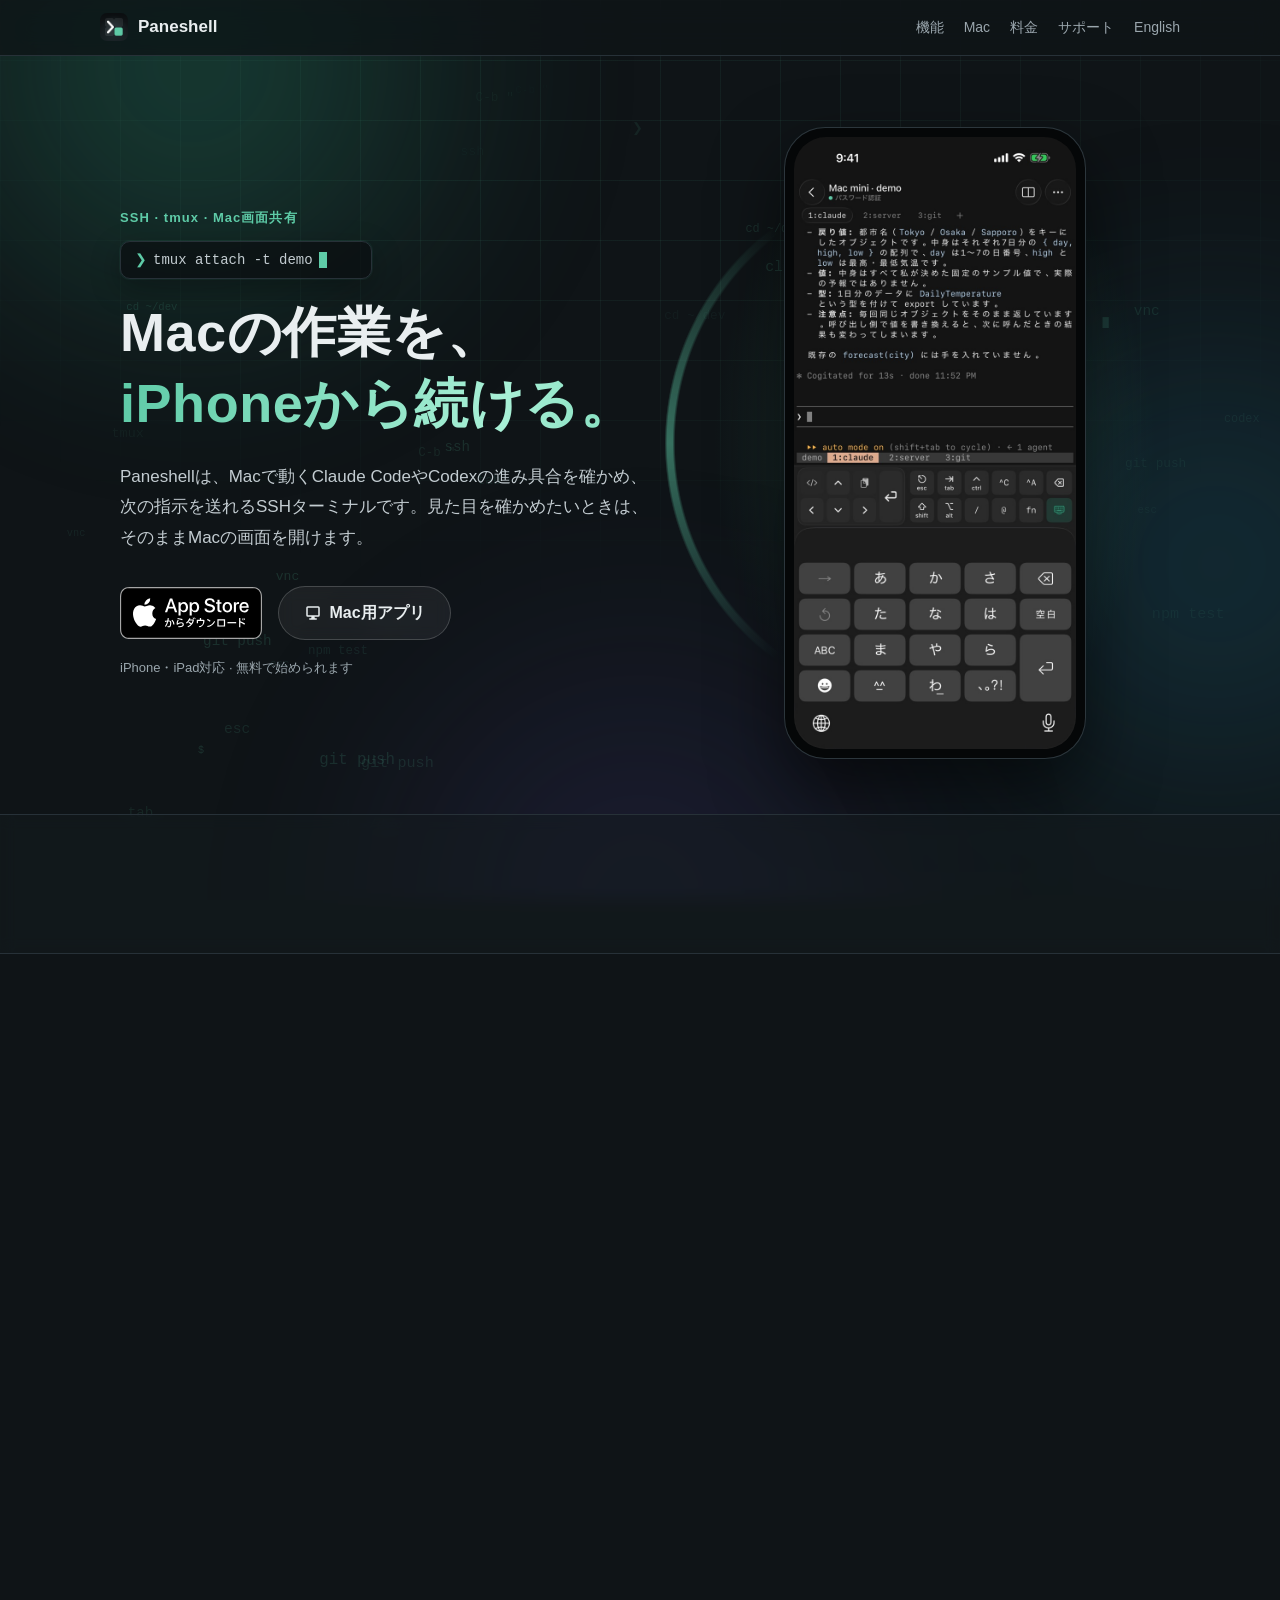
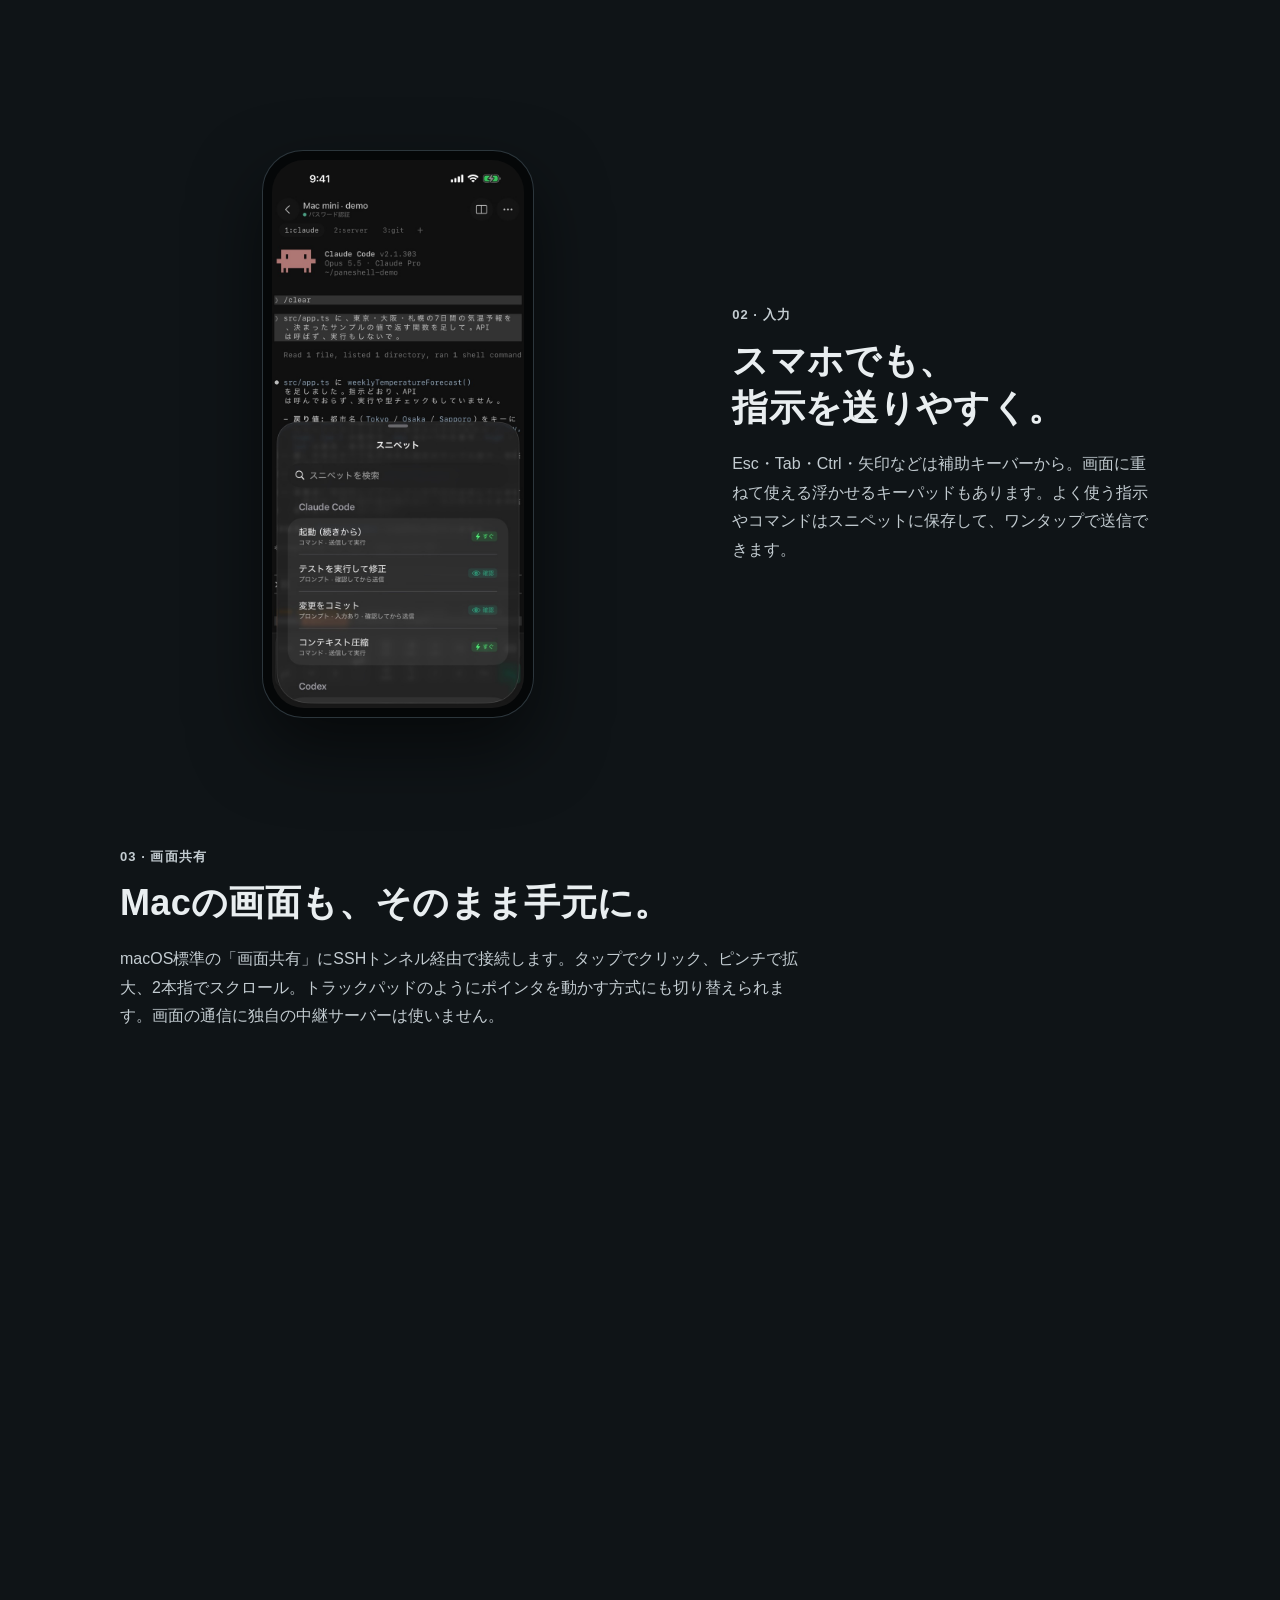
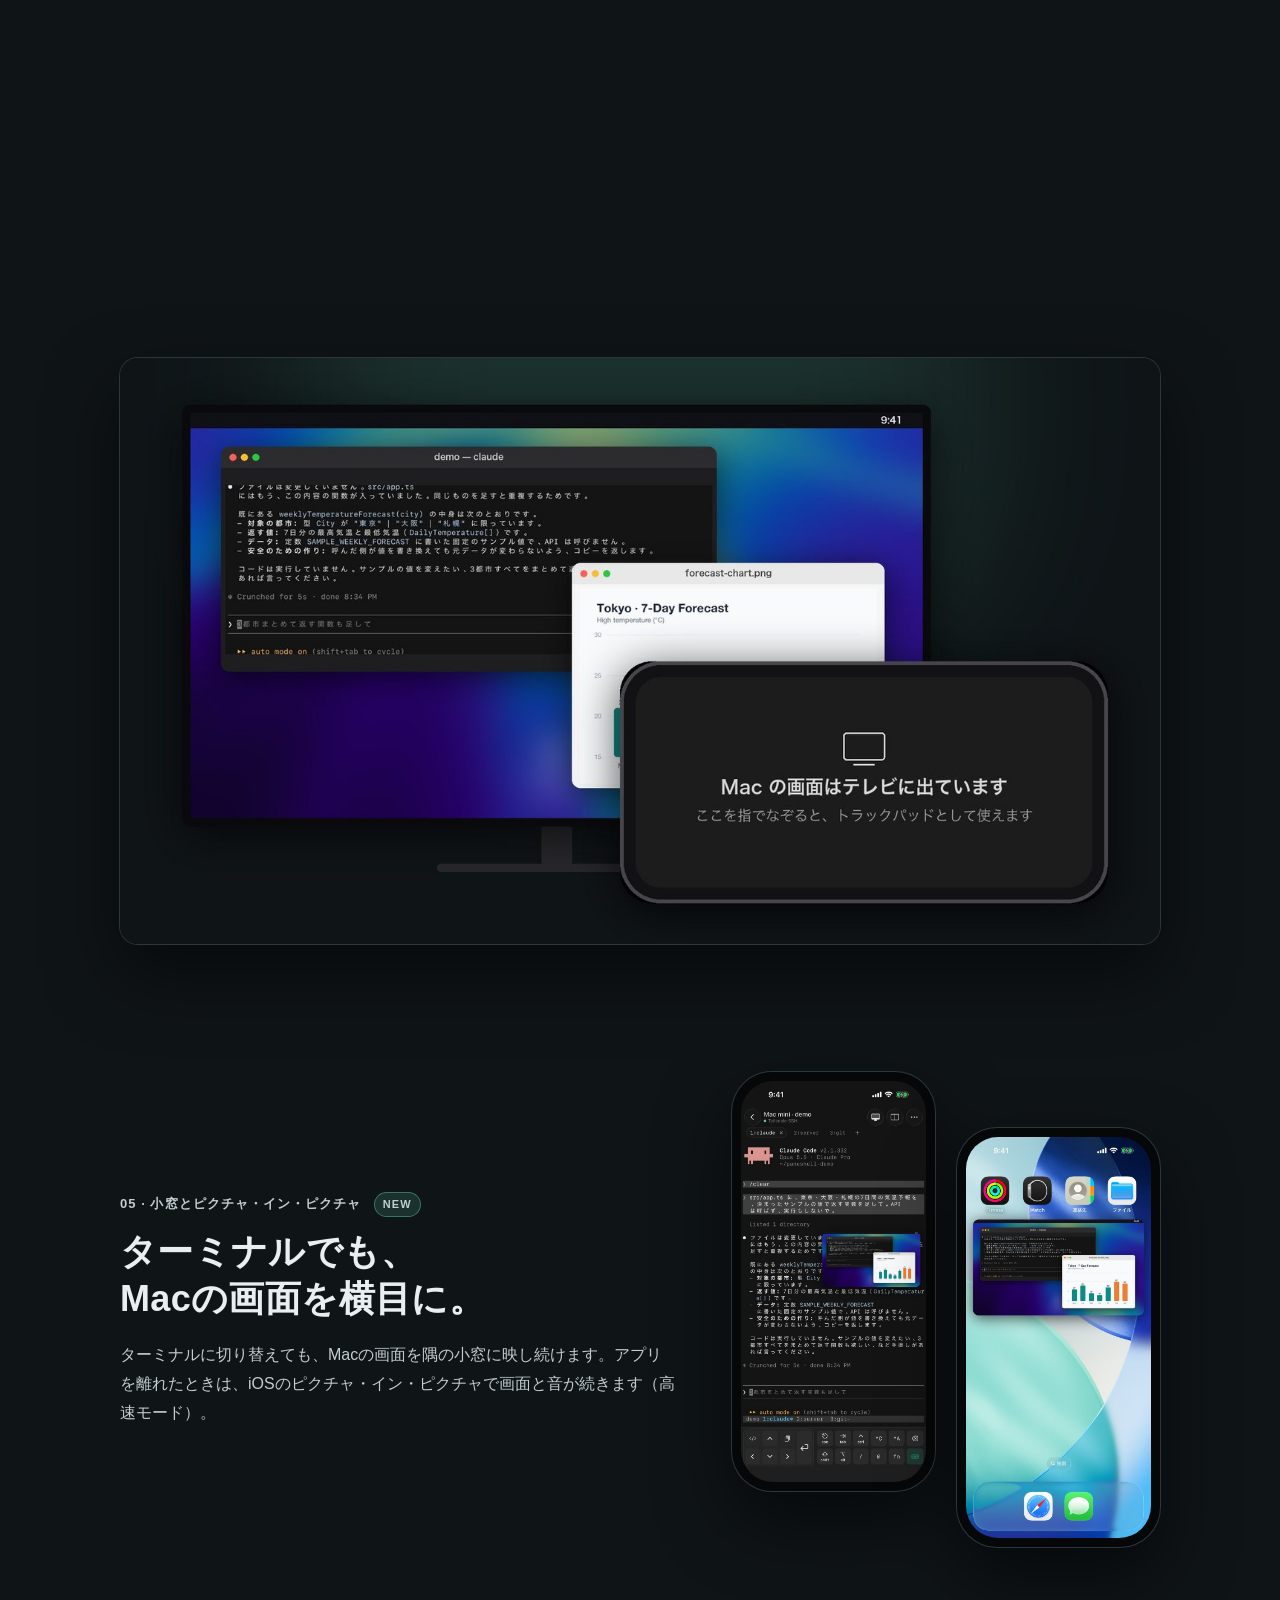
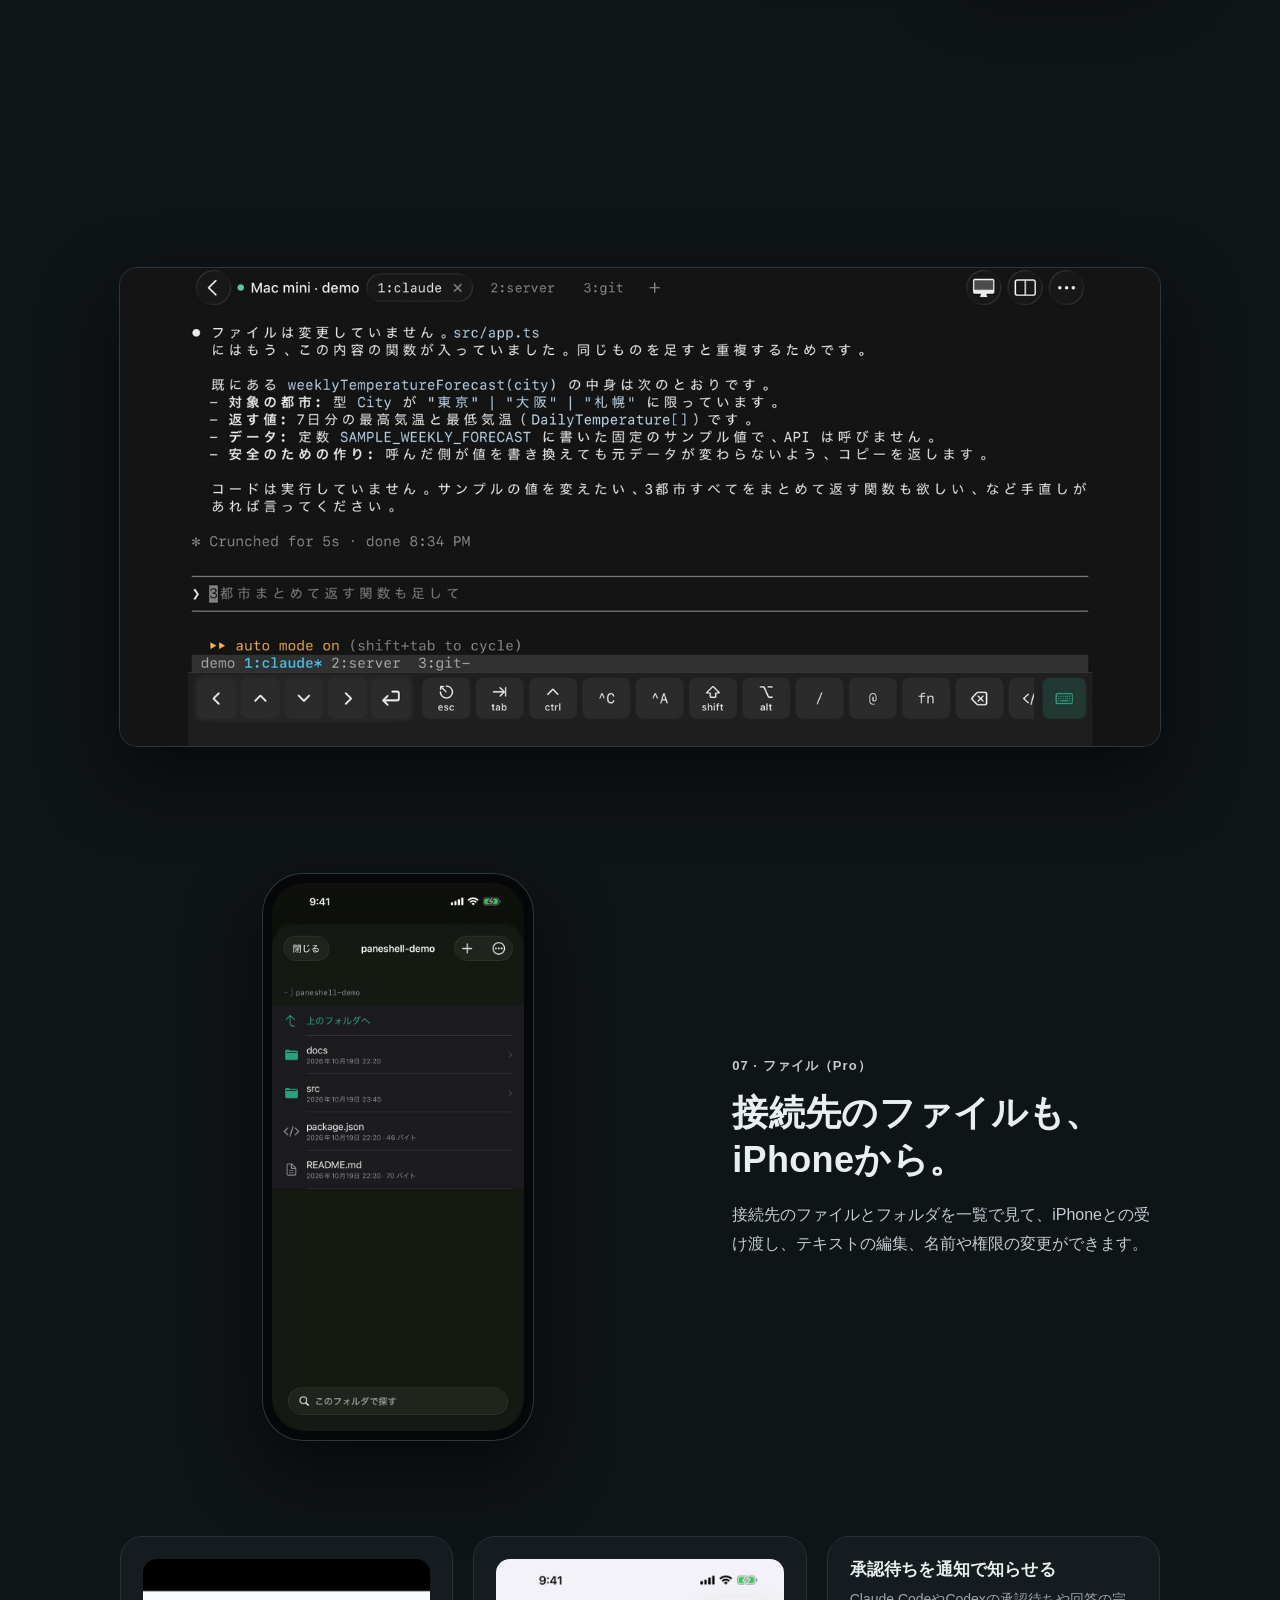
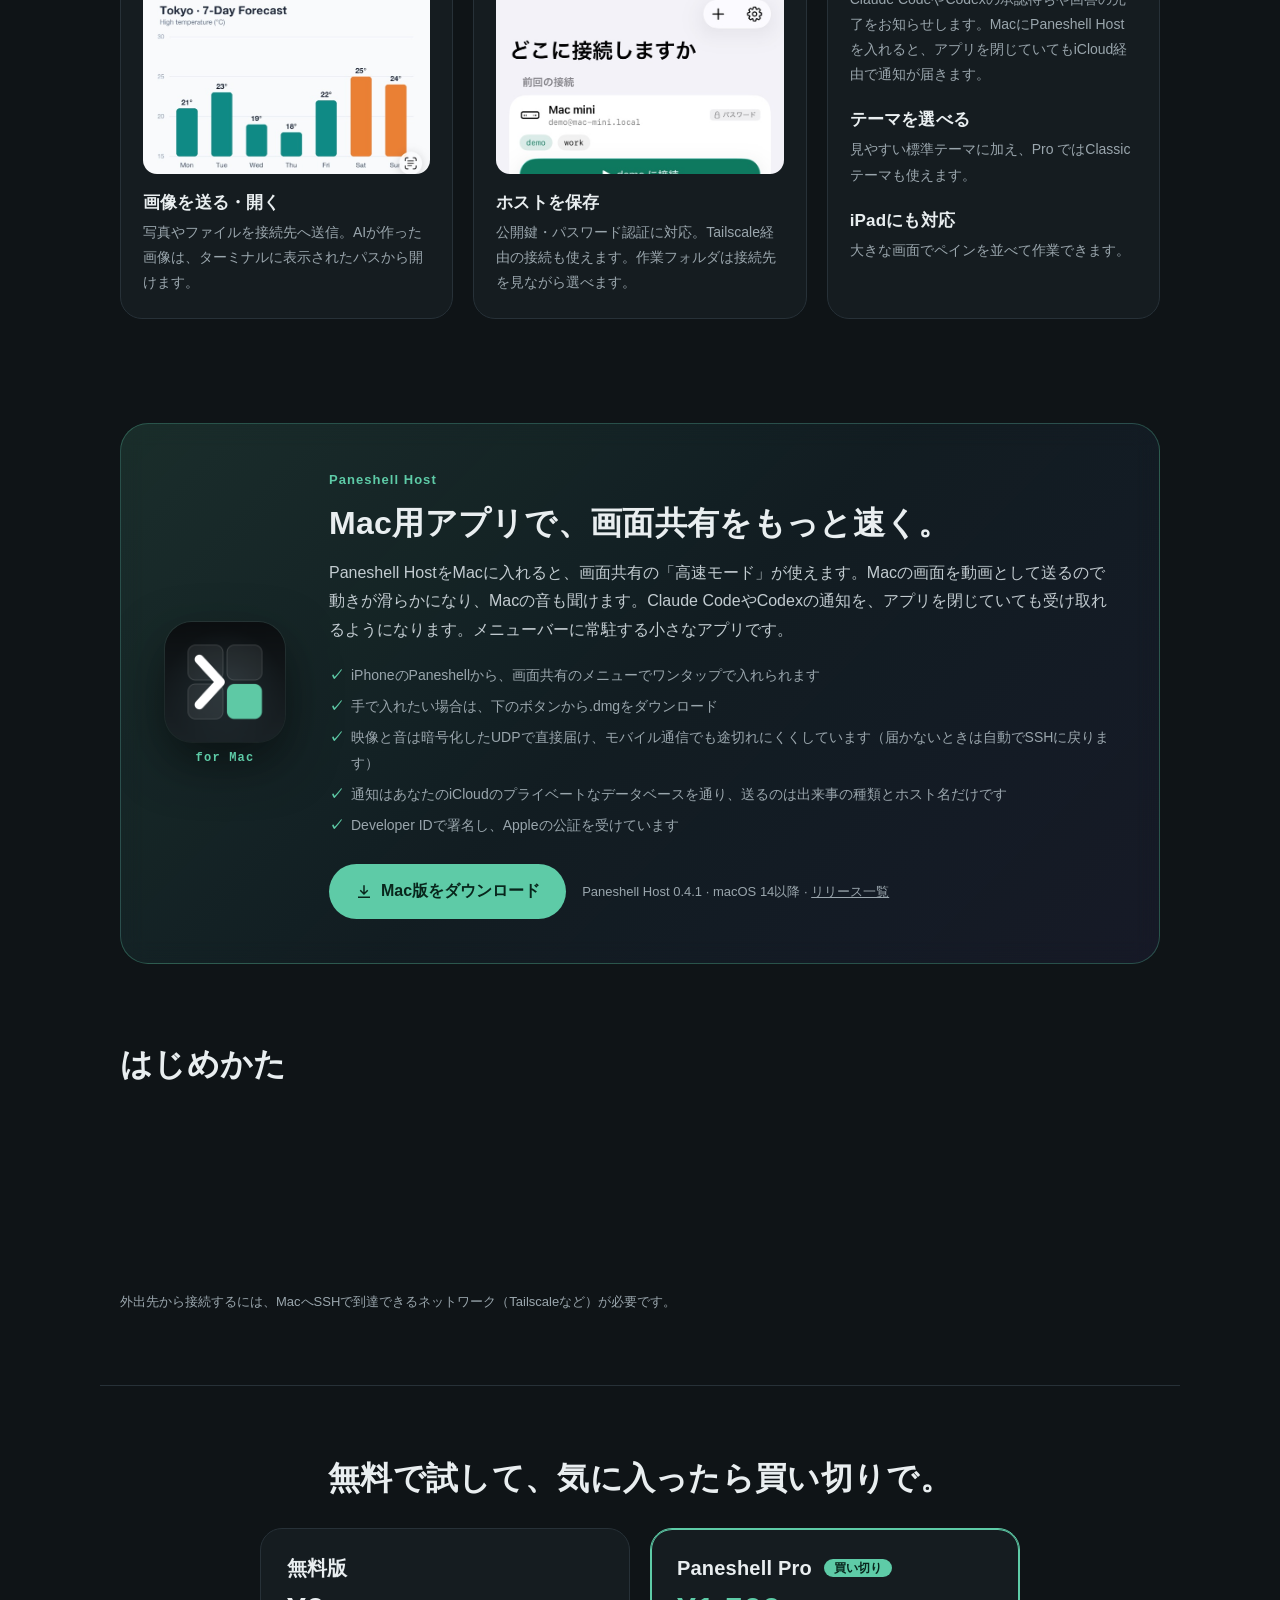
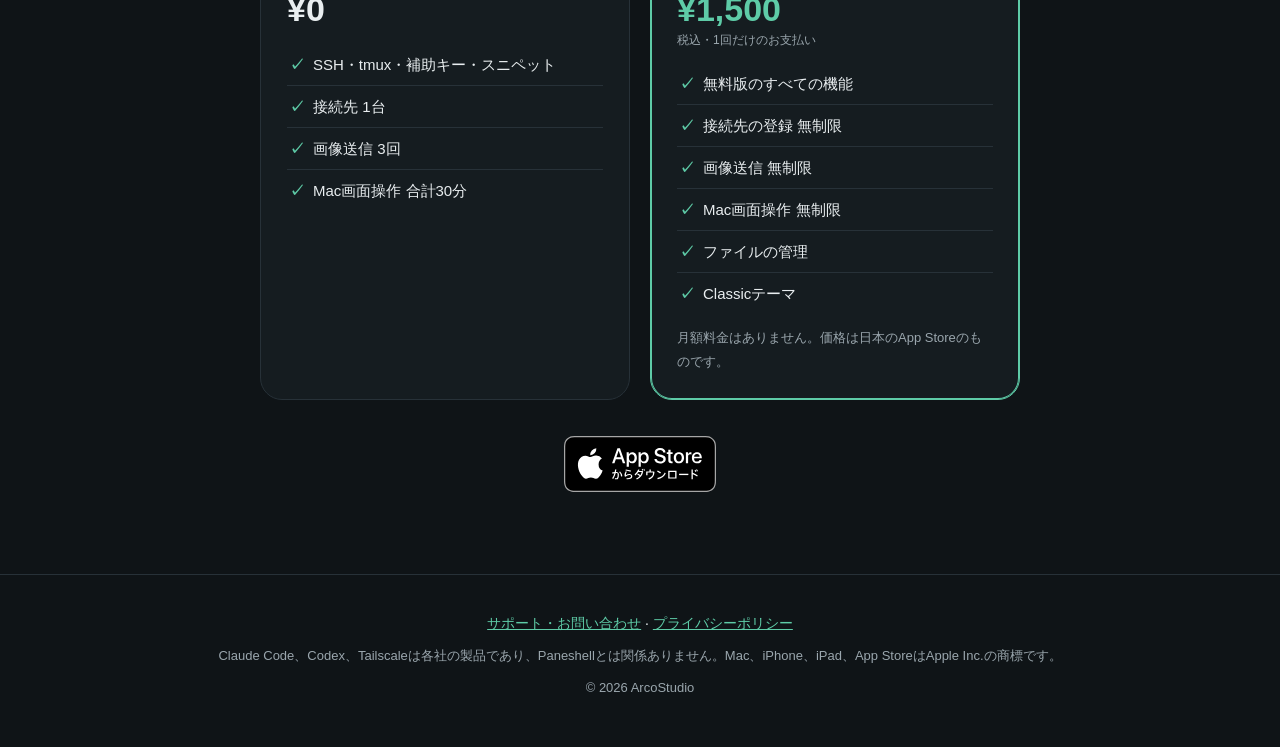
<file: index.html>
<!doctype html>
<html lang="ja">
<head>
<meta charset="utf-8">
<meta name="viewport" content="width=device-width, initial-scale=1">
<title>Paneshell — iPhoneからMacの作業を続けるSSHターミナル</title>
<meta name="description" content="Paneshellは、Macで動くClaude CodeやCodexにiPhone・iPadから指示を送れるSSHターミナルです。tmuxのセッションに戻り、必要ならそのままMacの画面も操作できます。">
<meta property="og:title" content="Paneshell — iPhoneからMacの作業を続ける">
<meta property="og:description" content="tmuxとMac画面共有に対応したiPhone・iPad向けSSHターミナル。">
<meta property="og:type" content="website">
<meta property="og:url" content="https://arco-studio.github.io/paneshell/">
<meta property="og:image" content="https://arco-studio.github.io/paneshell/assets/icon.png">
<meta name="twitter:card" content="summary">
<meta name="theme-color" content="#0f1417">
<meta name="apple-itunes-app" content="app-id=6824497575">
<link rel="alternate" hreflang="ja" href="https://arco-studio.github.io/paneshell/">
<link rel="alternate" hreflang="en" href="https://arco-studio.github.io/paneshell/en/">
<link rel="icon" href="assets/icon.png">
<link rel="apple-touch-icon" href="apple-touch-icon.png">
<link rel="stylesheet" href="lp.css">
<script>document.documentElement.classList.add("js")</script>
</head>
<body>
<div class="bg" aria-hidden="true">
  <div class="blob b1"></div><div class="blob b2"></div><div class="blob b3"></div>
  <div class="grid-bg"></div>
  <canvas id="glyphs"></canvas>
</div>

<nav class="top">
  <a class="brand" href="./"><img src="assets/icon.png" alt="" width="28" height="28">Paneshell</a>
  <div class="top-links">
    <a href="#features">機能</a>
    <a href="#mac">Mac</a>
    <a href="#pricing">料金</a>
    <a href="support/">サポート</a>
    <a href="en/" lang="en" hreflang="en">English</a>
  </div>
</nav>

<header class="hero">
  <div class="hero-text">
    <p class="eyebrow">SSH · tmux · Mac画面共有</p>
    <div class="typing" aria-hidden="true" data-lines='tmux attach -t demo|claude "天気予報の画面を作って"|git status|codex "テストを直して"|open ~/.paneshell/images/forecast.png'><span class="prompt">❯</span> <span id="typed"></span><span class="caret"></span></div>
    <h1>Macの作業を、<br><span>iPhoneから続ける。</span></h1>
    <p class="lead">Paneshellは、Macで動くClaude CodeやCodexの進み具合を確かめ、次の指示を送れるSSHターミナルです。見た目を確かめたいときは、そのままMacの画面を開けます。</p>
    <div class="cta">
      <a class="badge" href="https://apps.apple.com/jp/app/paneshell-ssh-terminal/id6824497575"><img src="assets/badge-ja-jp.svg" alt="App Storeからダウンロード" height="52"></a>
      <a class="btn ghost" href="#mac"><svg class="ico" viewBox="0 0 24 24" aria-hidden="true"><path d="M3 5a2 2 0 0 1 2-2h14a2 2 0 0 1 2 2v10a2 2 0 0 1-2 2h-5l.5 2H17v2H7v-2h2.5l.5-2H5a2 2 0 0 1-2-2V5zm2 0v10h14V5H5z"/></svg>Mac用アプリ</a>
      <span class="cta-note">iPhone・iPad対応 · 無料で始められます</span>
    </div>
  </div>
  <div class="hero-shot" id="tilt">
    <div class="ring"></div>
    <figure class="phone"><img src="assets/1-claude.jpg" alt="PaneshellでClaude Codeの出力を表示している画面" width="660" height="1434"></figure>
  </div>
</header>

<section class="flow">
  <ol>
    <li class="reveal"><b>Macで依頼</b><span>Claude CodeやCodexをtmuxの中で動かしておく</span></li>
    <li class="reveal"><b>外出先で確認</b><span>iPhoneからセッションに戻り、進み具合を見る</span></li>
    <li class="reveal"><b>次の指示を送る</b><span>補助キーやスニペットで、スマホからでも素早く</span></li>
    <li class="reveal"><b>画面で確かめる</b><span>出来上がったアプリはMacの画面を開いて確認</span></li>
  </ol>
</section>

<main id="features">
  <section class="feature">
    <div class="reveal feature-text">
      <p class="eyebrow">01 · tmux</p>
      <h2>離れても、作業はそのまま。</h2>
      <p>MacやLinuxにSSHで接続し、指定したtmuxセッションへ戻れます。ウインドウはタブで切り替え、ペインの分割やサイズの調整も画面から。通信が途切れても、接続先で動き続けている作業に再接続できます。</p>
    </div>
    <figure class="reveal phone"><img src="assets/3-split.jpg" alt="tmuxのペインの大きさを調整している画面" loading="lazy" width="660" height="1434"></figure>
  </section>

  <section class="feature reverse">
    <div class="reveal feature-text">
      <p class="eyebrow">02 · 入力</p>
      <h2>スマホでも、<span>指示を送りやすく。</span></h2>
      <p>Esc・Tab・Ctrl・矢印などは補助キーバーから。画面に重ねて使える浮かせるキーパッドもあります。よく使う指示やコマンドはスニペットに保存して、ワンタップで送信できます。</p>
    </div>
    <figure class="reveal phone"><img src="assets/4-snippets.jpg" alt="保存したスニペットの一覧" loading="lazy" width="660" height="1434"></figure>
  </section>

  <section class="feature wide">
    <div class="reveal feature-text">
      <p class="eyebrow">03 · 画面共有</p>
      <h2>Macの画面も、そのまま手元に。</h2>
      <p>macOS標準の「画面共有」にSSHトンネル経由で接続します。タップでクリック、ピンチで拡大、2本指でスクロール。トラックパッドのようにポインタを動かす方式にも切り替えられます。画面の通信に独自の中継サーバーは使いません。</p>
    </div>
    <figure class="reveal mac"><img src="assets/mac-screen.jpg" alt="iPhoneに表示したMacのデスクトップ" loading="lazy" width="1100" height="608"></figure>
  </section>

  <section class="feature wide">
    <div class="reveal feature-text">
      <p class="eyebrow">04 · テレビ <span class="new">NEW</span></p>
      <h2>Macの画面を、<span>テレビに大きく。</span></h2>
      <p>画面共有中にAirPlayやケーブルでテレビにつなぐと、テレビにはMacの画面だけを大きく映します。iPhoneはトラックパッドになり、Macの解像度もテレビの形に合わせます。</p>
    </div>
    <figure class="reveal mac"><img src="assets/f-tv.jpg" alt="テレビにMacの画面を映し、iPhoneをトラックパッドにしたイメージ" loading="lazy" width="1400" height="788"></figure>
  </section>

  <section class="feature">
    <div class="reveal feature-text">
      <p class="eyebrow">05 · 小窓とピクチャ・イン・ピクチャ <span class="new">NEW</span></p>
      <h2>ターミナルでも、<span>Macの画面を横目に。</span></h2>
      <p>ターミナルに切り替えても、Macの画面を隅の小窓に映し続けます。アプリを離れたときは、iOSのピクチャ・イン・ピクチャで画面と音が続きます（高速モード）。</p>
    </div>
    <div class="reveal phones">
      <figure class="phone"><img src="assets/f-mini.jpg" alt="ターミナルの隅にMacの画面を小窓で表示した画面" loading="lazy" width="660" height="1434"></figure>
      <figure class="phone"><img src="assets/f-pip.jpg" alt="ホーム画面の上にMacの画面をピクチャ・イン・ピクチャで表示した画面" loading="lazy" width="660" height="1434"></figure>
    </div>
  </section>

  <section class="feature wide">
    <div class="reveal feature-text">
      <p class="eyebrow">06 · 横向き <span class="new">NEW</span></p>
      <h2>横向きに固定して、<span>広く使う。</span></h2>
      <p>ターミナルと画面共有のメニューから、画面を横向きに固定できます。キーの段はキーボードに付いたまま、ダイナミックアイランドにも隠れません。</p>
    </div>
    <figure class="reveal mac"><img src="assets/f-landscape.jpg" alt="横向きに固定したターミナルでClaude Codeの出力を表示した画面" loading="lazy" width="1400" height="644"></figure>
  </section>

  <section class="feature reverse">
    <div class="reveal feature-text">
      <p class="eyebrow">07 · ファイル（Pro）</p>
      <h2>接続先のファイルも、<span>iPhoneから。</span></h2>
      <p>接続先のファイルとフォルダを一覧で見て、iPhoneとの受け渡し、テキストの編集、名前や権限の変更ができます。</p>
    </div>
    <figure class="reveal phone"><img src="assets/f-files.jpg" alt="接続先のファイルとフォルダの一覧" loading="lazy" width="660" height="1434"></figure>
  </section>

  <section class="grid">
    <div class="reveal card">
      <img src="assets/5-image.jpg" alt="ターミナルから生成画像を開いた画面" style="object-position: center 45%" loading="lazy" width="660" height="1434">
      <h3>画像を送る・開く</h3>
      <p>写真やファイルを接続先へ送信。AIが作った画像は、ターミナルに表示されたパスから開けます。</p>
    </div>
    <div class="reveal card">
      <img src="assets/2-hosts.jpg" alt="保存したホストの一覧" loading="lazy" width="660" height="1434">
      <h3>ホストを保存</h3>
      <p>公開鍵・パスワード認証に対応。Tailscale経由の接続も使えます。作業フォルダは接続先を見ながら選べます。</p>
    </div>
    <div class="reveal card text-only">
      <h3>承認待ちを通知で知らせる</h3>
      <p>Claude CodeやCodexの承認待ちや回答の完了をお知らせします。MacにPaneshell Hostを入れると、アプリを閉じていてもiCloud経由で通知が届きます。</p>
      <h3>テーマを選べる</h3>
      <p>見やすい標準テーマに加え、Pro ではClassicテーマも使えます。</p>
      <h3>iPadにも対応</h3>
      <p>大きな画面でペインを並べて作業できます。</p>
    </div>
  </section>
</main>

<section class="macapp" id="mac">
  <div class="reveal macapp-card">
    <div class="macapp-icon"><img src="assets/icon.png" alt="" width="96" height="96"><span>for Mac</span></div>
    <div class="macapp-text">
      <p class="eyebrow">Paneshell Host</p>
      <h2>Mac用アプリで、画面共有をもっと速く。</h2>
      <p>Paneshell HostをMacに入れると、画面共有の「高速モード」が使えます。Macの画面を動画として送るので動きが滑らかになり、Macの音も聞けます。Claude CodeやCodexの通知を、アプリを閉じていても受け取れるようになります。メニューバーに常駐する小さなアプリです。</p>
      <ul class="macapp-points">
        <li>iPhoneのPaneshellから、画面共有のメニューでワンタップで入れられます</li>
        <li>手で入れたい場合は、下のボタンから.dmgをダウンロード</li>
        <li>映像と音は暗号化したUDPで直接届け、モバイル通信でも途切れにくくしています（届かないときは自動でSSHに戻ります）</li>
        <li>通知はあなたのiCloudのプライベートなデータベースを通り、送るのは出来事の種類とホスト名だけです</li>
        <li>Developer IDで署名し、Appleの公証を受けています</li>
      </ul>
      <div class="cta">
        <a class="btn shine" href="https://github.com/arco-studio/paneshell/releases/download/host-v0.4.1/PaneshellHost-0.4.1.dmg"><svg class="ico" viewBox="0 0 24 24" aria-hidden="true"><path d="M11 3h2v9.2l3.3-3.3 1.4 1.4L12 16 6.3 10.3l1.4-1.4L11 12.2V3zM4 18h16v2H4z"/></svg>Mac版をダウンロード</a>
        <span class="cta-note">Paneshell Host 0.4.1 · macOS 14以降 · <a href="https://github.com/arco-studio/paneshell/releases">リリース一覧</a></span>
      </div>
    </div>
  </div>
</section>

<section class="setup">
  <h2>はじめかた</h2>
  <ol>
    <li class="reveal"><b>Macの準備</b>「システム設定 → 一般 → 共有」で「リモートログイン」をオン。画面操作を使うなら「画面共有」もオンにします。</li>
    <li class="reveal"><b>ホストを登録</b>PaneshellでMacを登録し、SSHの認証方法を設定します。tmuxへのアタッチもアプリから設定できます。</li>
    <li class="reveal"><b>接続して作業</b>ターミナルからClaude CodeやCodexを操作。必要になったら「Macの画面を操作」を開きます。</li>
  </ol>
  <p class="small">外出先から接続するには、MacへSSHで到達できるネットワーク（Tailscaleなど）が必要です。</p>
</section>

<section class="pricing" id="pricing">
  <h2>無料で試して、気に入ったら買い切りで。</h2>
  <div class="reveal plans">
    <div class="reveal plan">
      <h3>無料版</h3>
      <p class="price">¥0</p>
      <ul>
        <li>SSH・tmux・補助キー・スニペット</li>
        <li>接続先 1台</li>
        <li>画像送信 3回</li>
        <li>Mac画面操作 合計30分</li>
      </ul>
    </div>
    <div class="reveal plan pro">
      <h3>Paneshell Pro <small>買い切り</small></h3>
      <p class="price">¥1,500<span>税込・1回だけのお支払い</span></p>
      <ul>
        <li>無料版のすべての機能</li>
        <li>接続先の登録 無制限</li>
        <li>画像送信 無制限</li>
        <li>Mac画面操作 無制限</li>
        <li>ファイルの管理</li>
        <li>Classicテーマ</li>
      </ul>
      <p class="small">月額料金はありません。価格は日本のApp Storeのものです。</p>
    </div>
  </div>
  <a class="badge" href="https://apps.apple.com/jp/app/paneshell-ssh-terminal/id6824497575"><img src="assets/badge-ja-jp.svg" alt="App Storeからダウンロード" height="52"></a>
</section>

<footer>
  <p><a href="support/">サポート・お問い合わせ</a> · <a href="privacy/">プライバシーポリシー</a></p>
  <p class="small">Claude Code、Codex、Tailscaleは各社の製品であり、Paneshellとは関係ありません。Mac、iPhone、iPad、App StoreはApple Inc.の商標です。</p>
  <p class="small">© 2026 ArcoStudio</p>
</footer>

<script src="lp.js" defer></script>
</body>
</html>
</file>
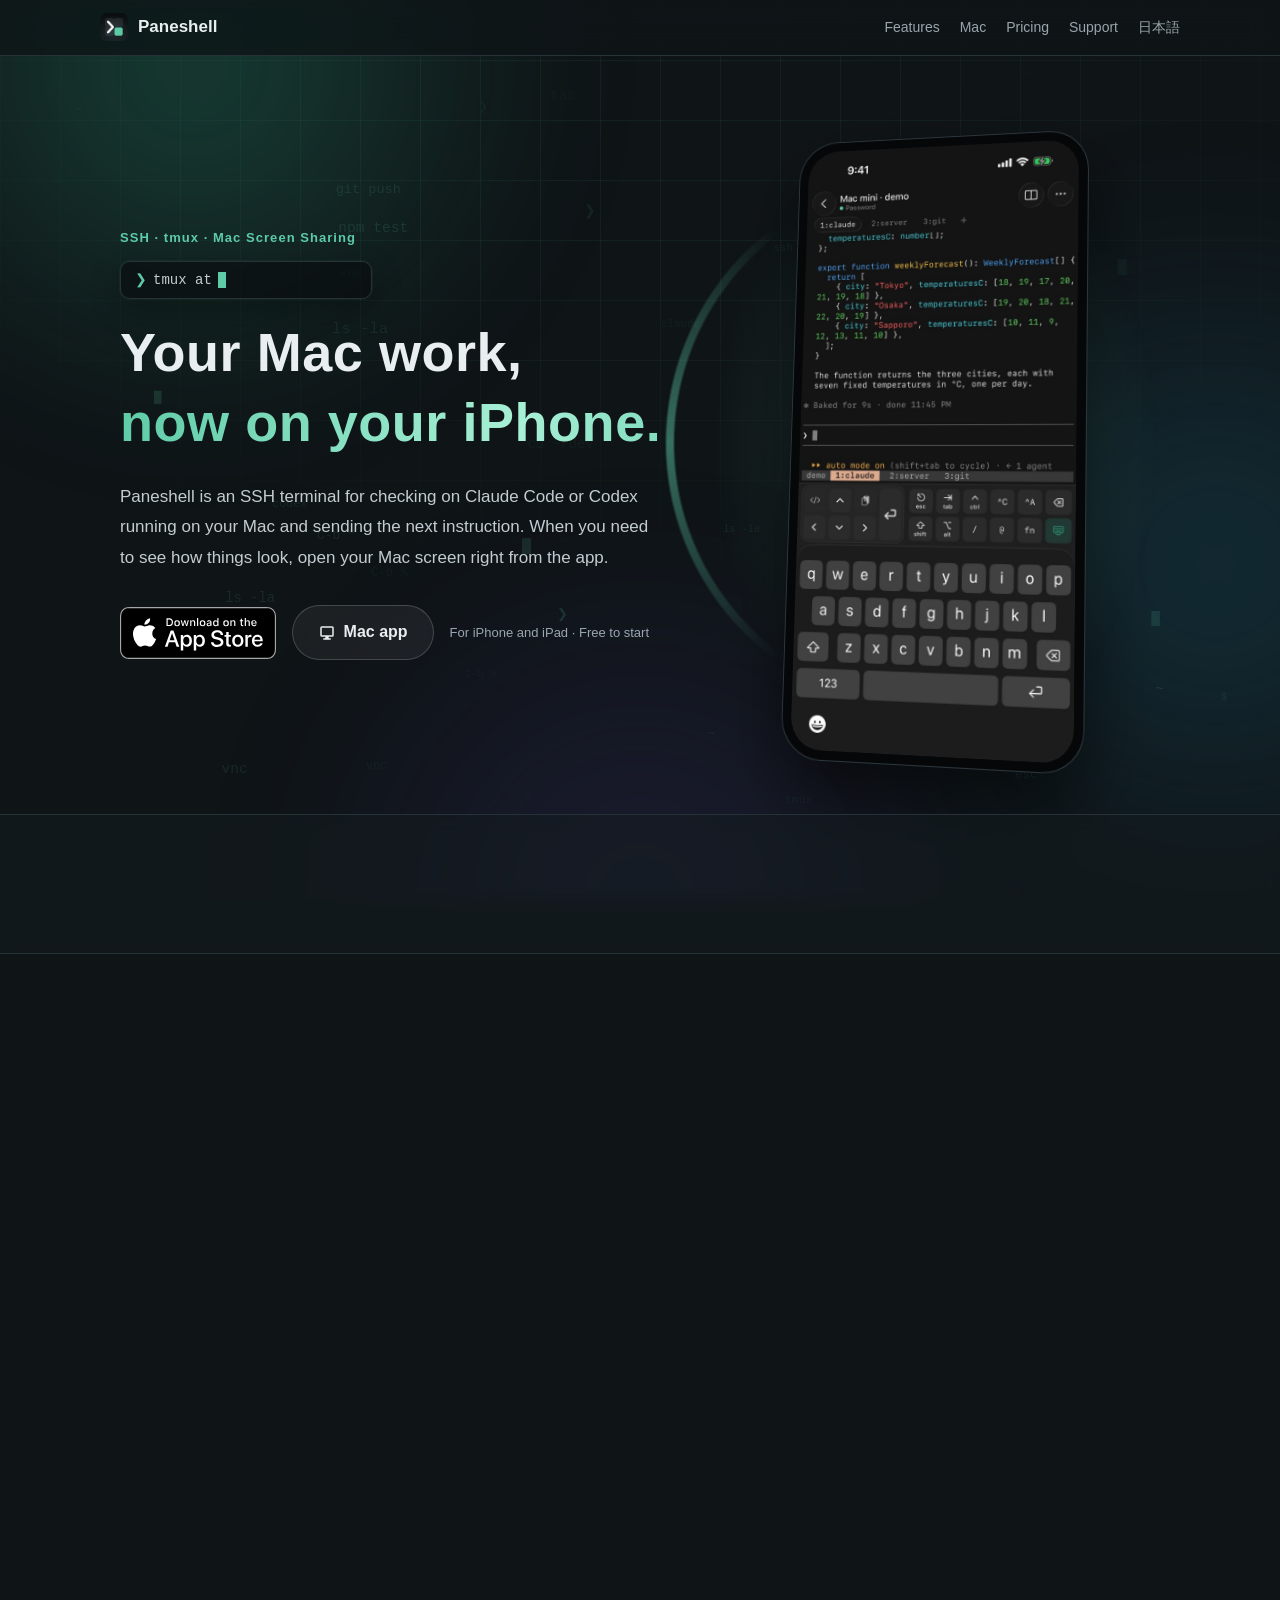
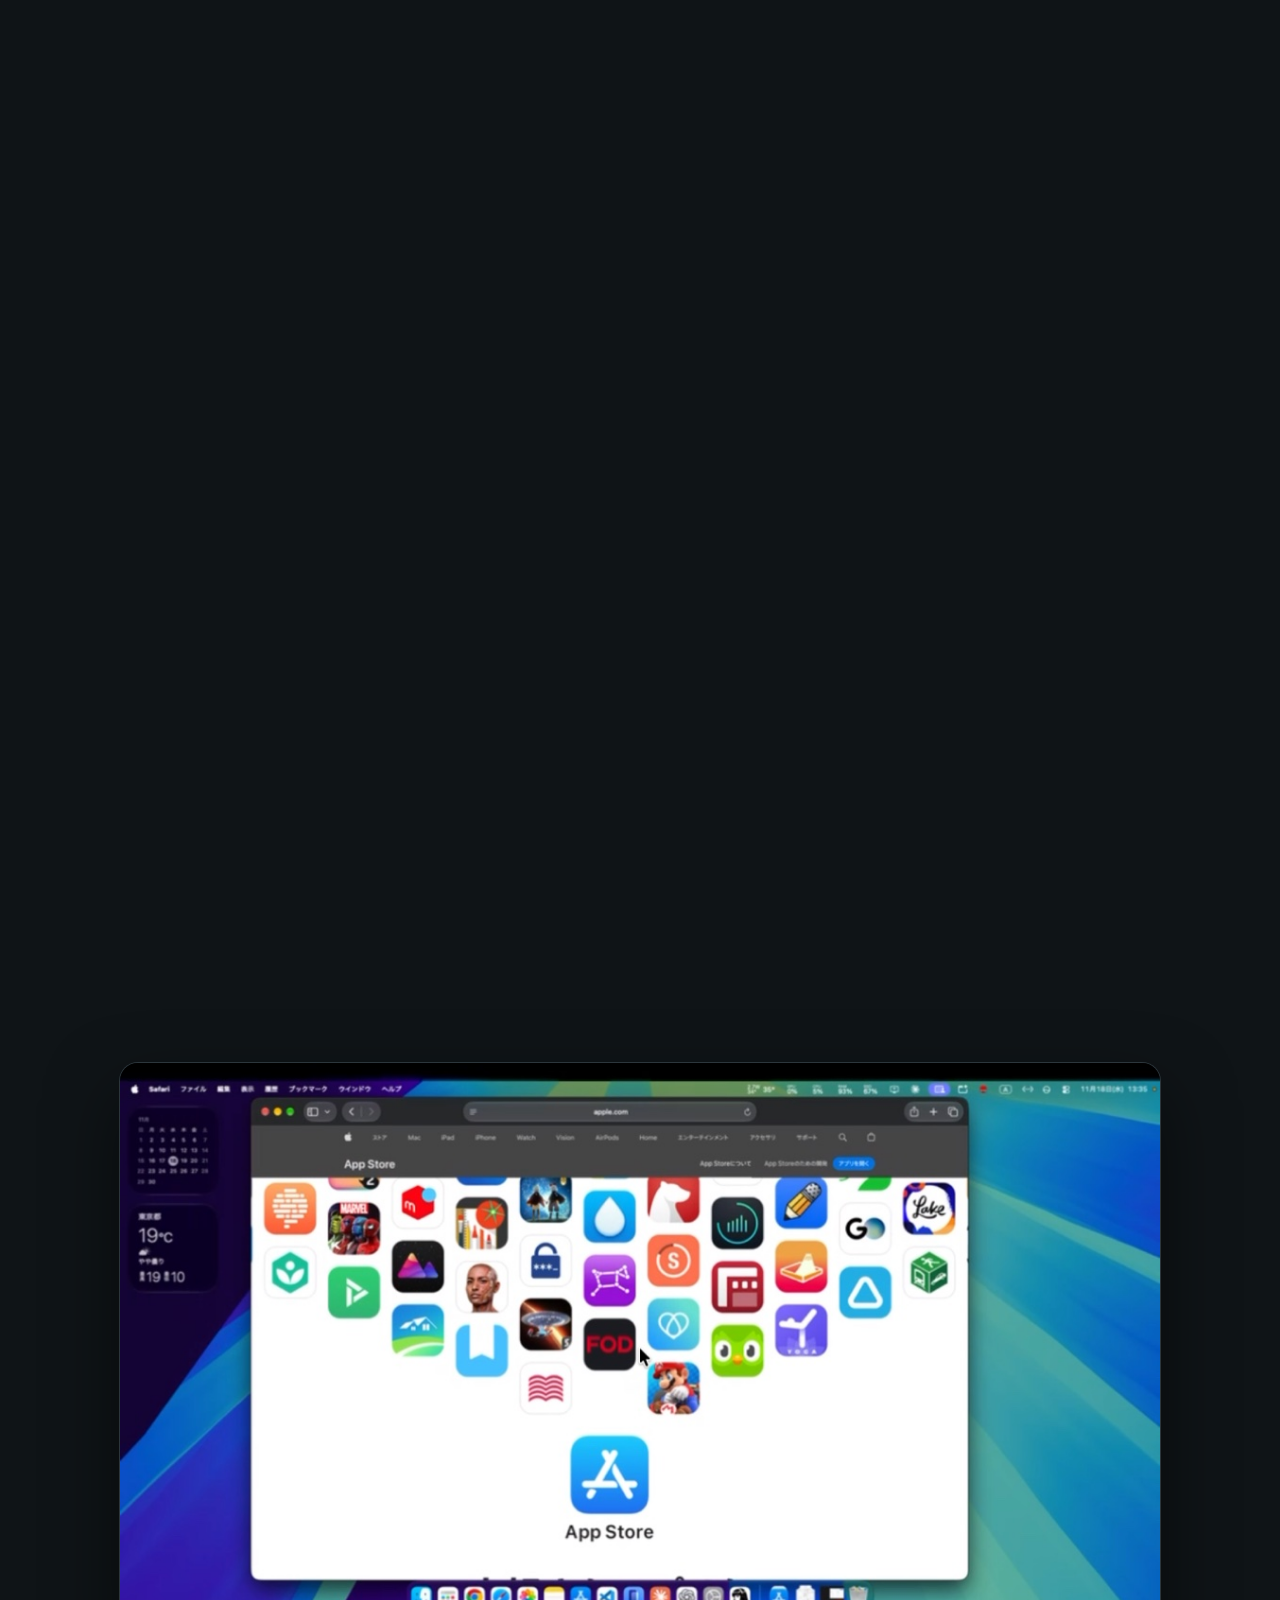
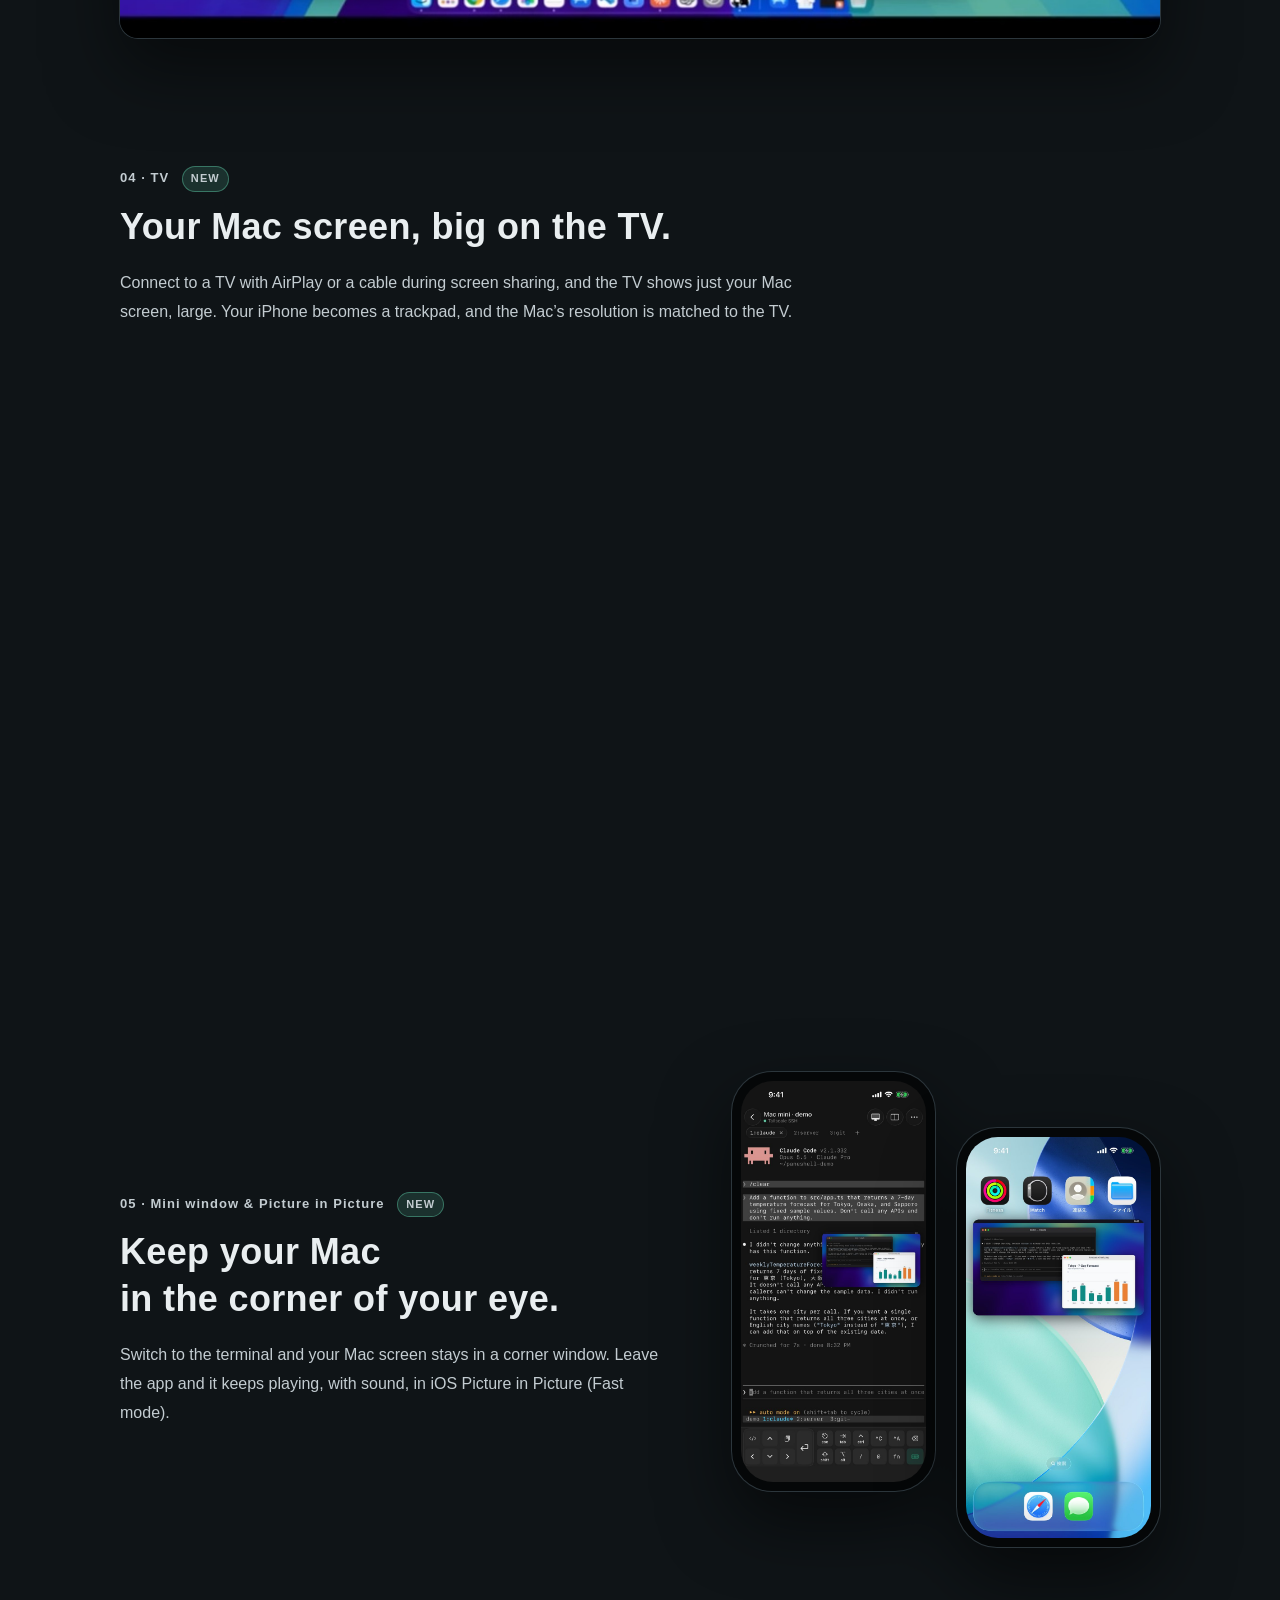
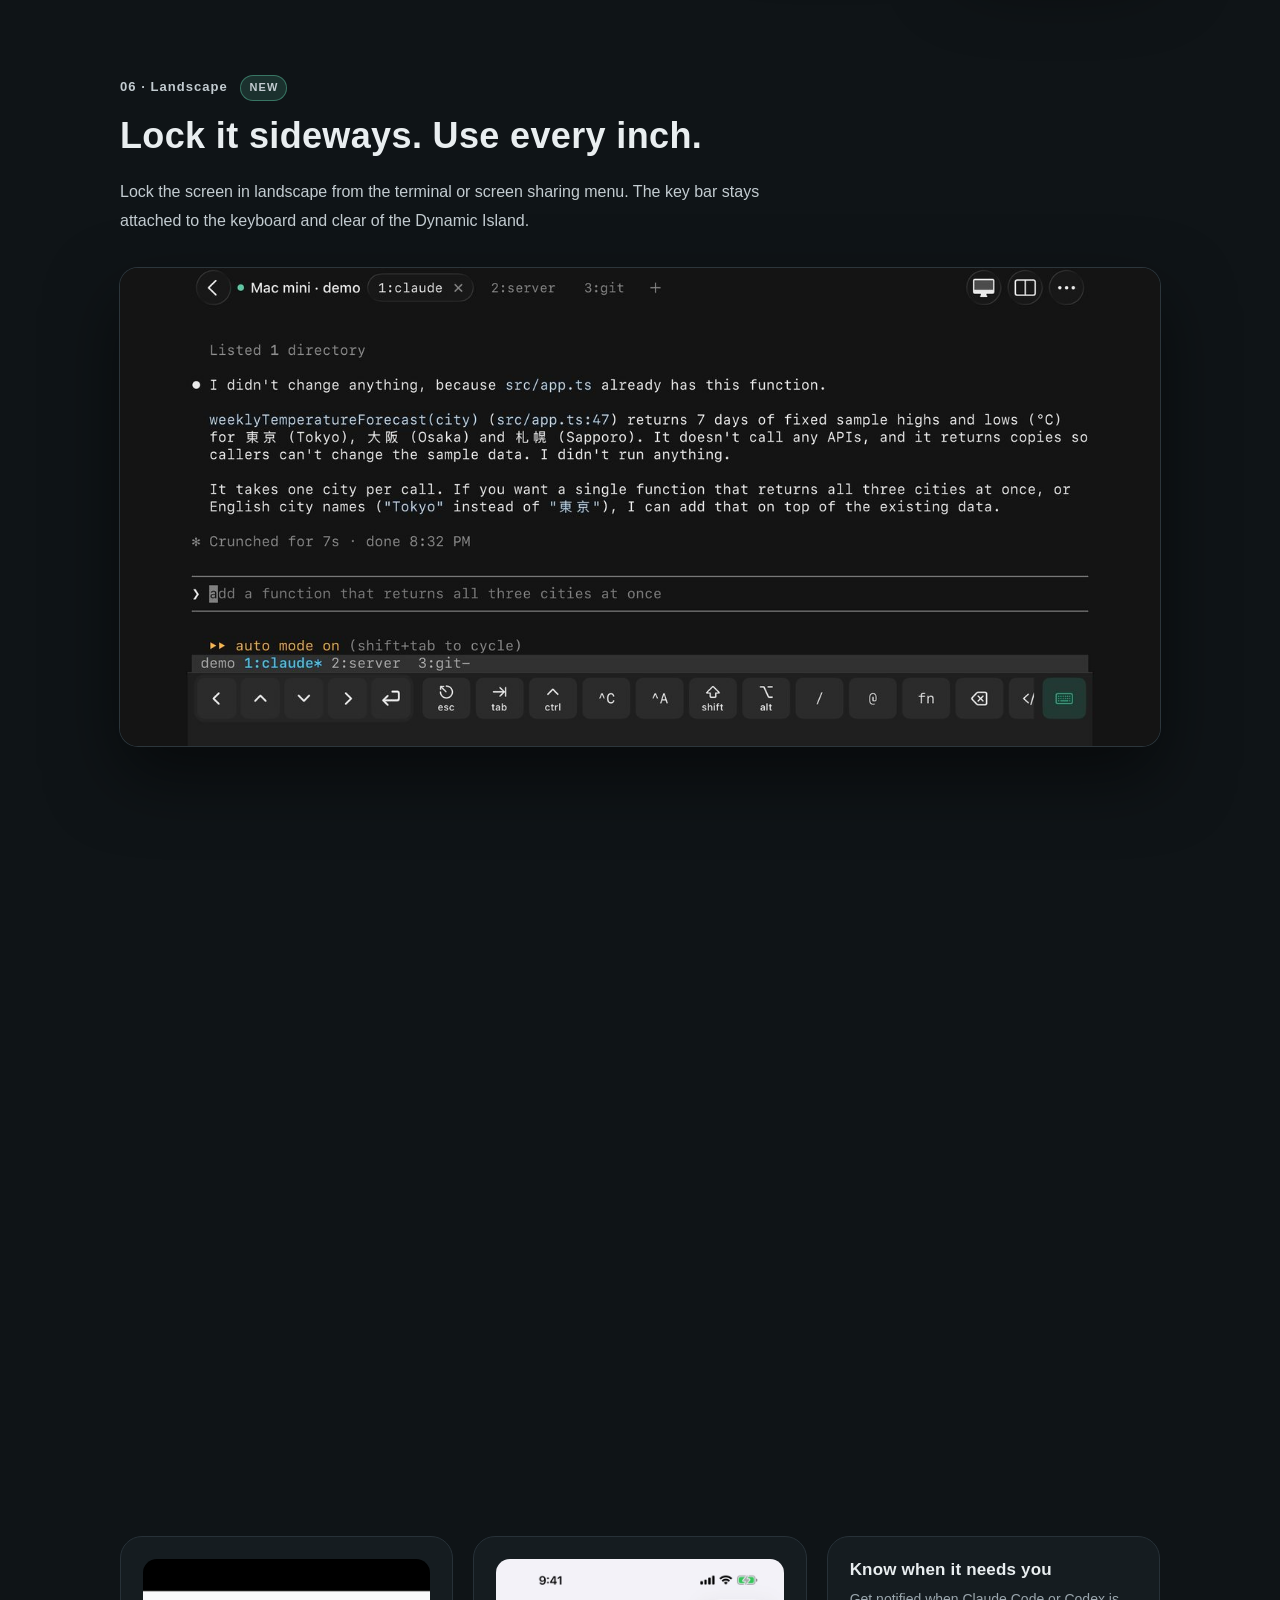
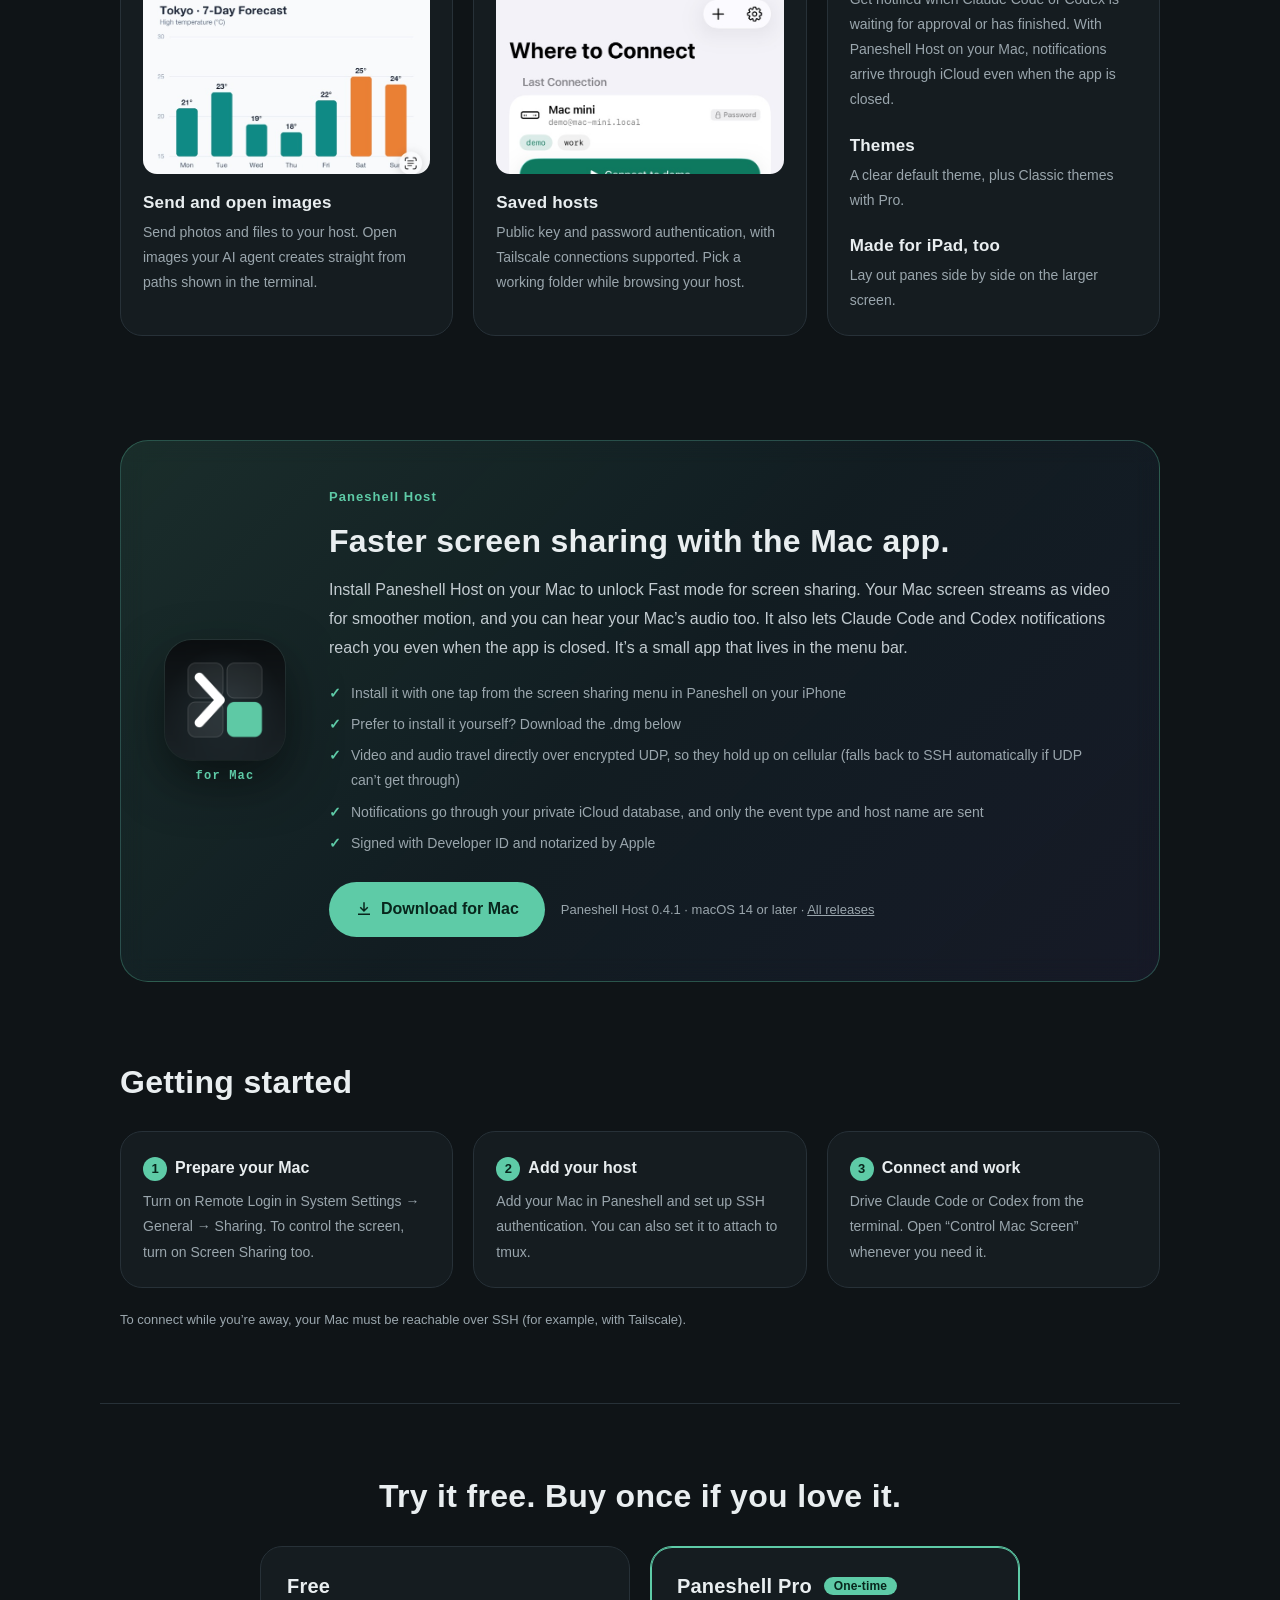
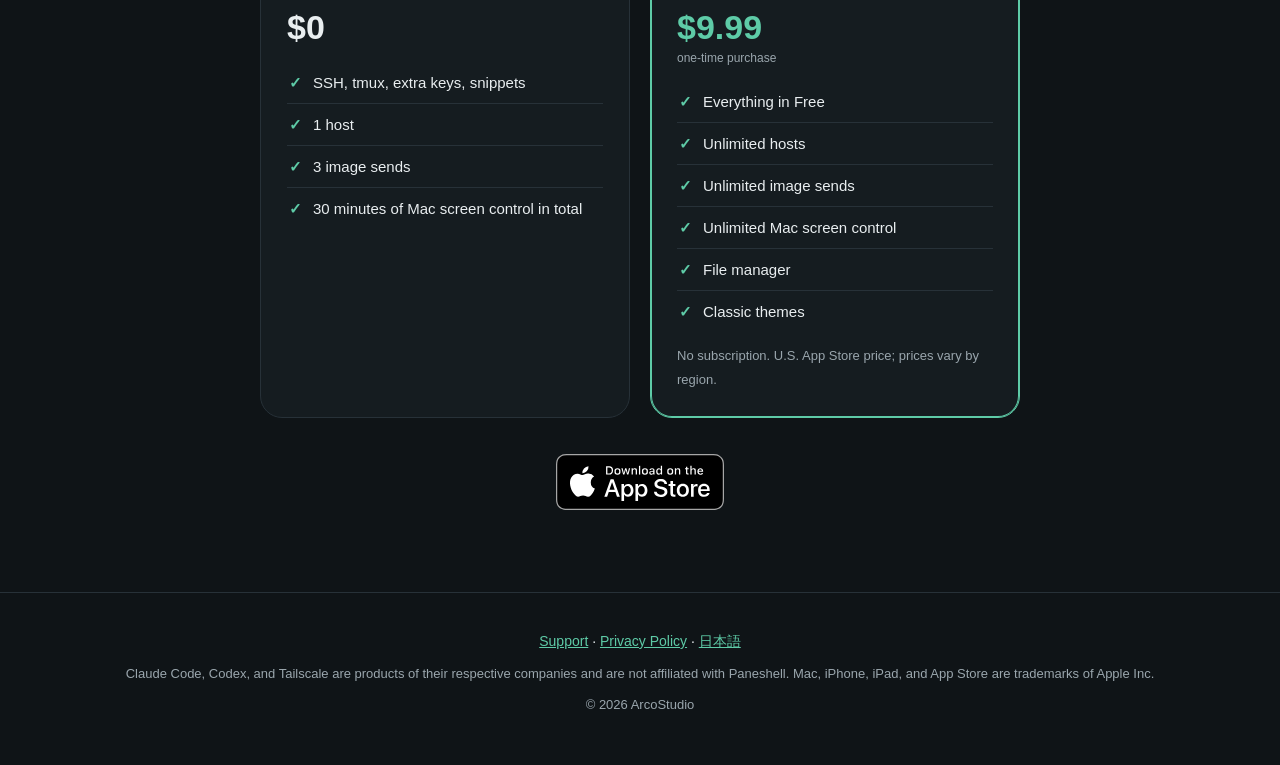
<file: en/index.html>
<!doctype html>
<html lang="en">
<head>
<meta charset="utf-8">
<meta name="viewport" content="width=device-width, initial-scale=1">
<title>Paneshell — Pick up your Mac work from your iPhone</title>
<meta name="description" content="Paneshell is an SSH terminal for iPhone and iPad. Check on Claude Code or Codex running on your Mac, send the next instruction, rejoin your tmux session, and open your Mac screen when you need it.">
<meta property="og:title" content="Paneshell — Pick up your Mac work from your iPhone">
<meta property="og:description" content="An SSH terminal for iPhone and iPad with tmux and Mac Screen Sharing.">
<meta property="og:type" content="website">
<meta property="og:url" content="https://arco-studio.github.io/paneshell/en/">
<meta property="og:image" content="https://arco-studio.github.io/paneshell/assets/icon.png">
<meta name="twitter:card" content="summary">
<meta name="theme-color" content="#0f1417">
<meta name="apple-itunes-app" content="app-id=6824497575">
<link rel="alternate" hreflang="ja" href="https://arco-studio.github.io/paneshell/">
<link rel="alternate" hreflang="en" href="https://arco-studio.github.io/paneshell/en/">
<link rel="icon" href="../assets/icon.png">
<link rel="apple-touch-icon" href="../apple-touch-icon.png">
<link rel="stylesheet" href="../lp.css">
<script>document.documentElement.classList.add("js")</script>
</head>
<body>
<div class="bg" aria-hidden="true">
  <div class="blob b1"></div><div class="blob b2"></div><div class="blob b3"></div>
  <div class="grid-bg"></div>
  <canvas id="glyphs"></canvas>
</div>

<nav class="top">
  <a class="brand" href="./"><img src="../assets/icon.png" alt="" width="28" height="28">Paneshell</a>
  <div class="top-links">
    <a href="#features">Features</a>
    <a href="#mac">Mac</a>
    <a href="#pricing">Pricing</a>
    <a href="../support/#en">Support</a>
    <a href="../" lang="ja" hreflang="ja">日本語</a>
  </div>
</nav>

<header class="hero">
  <div class="hero-text">
    <p class="eyebrow">SSH · tmux · Mac Screen Sharing</p>
    <div class="typing" aria-hidden="true" data-lines='tmux attach -t demo|claude "build a weather forecast screen"|git status|codex "fix the failing tests"|open ~/.paneshell/images/forecast.png'><span class="prompt">❯</span> <span id="typed"></span><span class="caret"></span></div>
    <h1>Your Mac work,<br><span>now on your iPhone.</span></h1>
    <p class="lead">Paneshell is an SSH terminal for checking on Claude Code or Codex running on your Mac and sending the next instruction. When you need to see how things look, open your Mac screen right from the app.</p>
    <div class="cta">
      <a class="badge" href="https://apps.apple.com/us/app/paneshell-ssh-terminal/id6824497575"><img src="../assets/badge-en-us.svg" alt="Download on the App Store" height="52"></a>
      <a class="btn ghost" href="#mac"><svg class="ico" viewBox="0 0 24 24" aria-hidden="true"><path d="M3 5a2 2 0 0 1 2-2h14a2 2 0 0 1 2 2v10a2 2 0 0 1-2 2h-5l.5 2H17v2H7v-2h2.5l.5-2H5a2 2 0 0 1-2-2V5zm2 0v10h14V5H5z"/></svg>Mac app</a>
      <span class="cta-note">For iPhone and iPad · Free to start</span>
    </div>
  </div>
  <div class="hero-shot" id="tilt">
    <div class="ring"></div>
    <figure class="phone"><img src="../assets/en/1-claude.jpg" alt="Claude Code output shown in Paneshell" width="660" height="1434"></figure>
  </div>
</header>

<section class="flow">
  <ol>
    <li class="reveal"><b>Start on your Mac</b><span>Run Claude Code or Codex inside tmux</span></li>
    <li class="reveal"><b>Check in on the go</b><span>Rejoin the session from your iPhone and see the progress</span></li>
    <li class="reveal"><b>Send the next step</b><span>Extra keys and snippets make typing on a phone quick</span></li>
    <li class="reveal"><b>See the result</b><span>Open your Mac screen to check the app you built</span></li>
  </ol>
</section>

<main id="features">
  <section class="feature">
    <div class="reveal feature-text">
      <p class="eyebrow">01 · tmux</p>
      <h2>Step away. <span>Your work keeps going.</span></h2>
      <p>Connect to your Mac or Linux server over SSH and return to the tmux session you choose. Switch windows with tabs, and split or resize panes right from the screen. If the connection drops, reconnect to work that kept running on your host.</p>
    </div>
    <figure class="reveal phone"><img src="../assets/en/3-split.jpg" alt="Resizing tmux panes in Paneshell" loading="lazy" width="660" height="1434"></figure>
  </section>

  <section class="feature reverse">
    <div class="reveal feature-text">
      <p class="eyebrow">02 · Input</p>
      <h2>Instructions, <span>easy from a phone.</span></h2>
      <p>Send Esc, Tab, Ctrl, arrows and more from the extra keys bar, or use the floating keypad over the terminal. Save frequently used prompts and commands as snippets and send them with a tap.</p>
    </div>
    <figure class="reveal phone"><img src="../assets/en/4-snippets.jpg" alt="Saved snippets list" loading="lazy" width="660" height="1434"></figure>
  </section>

  <section class="feature wide">
    <div class="reveal feature-text">
      <p class="eyebrow">03 · Screen Sharing</p>
      <h2>Your Mac screen, in your hand.</h2>
      <p>Paneshell connects to built-in macOS Screen Sharing through an SSH tunnel. Tap to click, pinch to zoom, and scroll with two fingers, or switch to trackpad mode and move the pointer. Your screen never passes through a Paneshell relay server.</p>
    </div>
    <figure class="reveal mac"><img src="../assets/mac-screen.jpg" alt="A Mac desktop shown on iPhone" loading="lazy" width="1100" height="608"></figure>
  </section>

  <section class="feature wide">
    <div class="reveal feature-text">
      <p class="eyebrow">04 · TV <span class="new">NEW</span></p>
      <h2>Your Mac screen, <span>big on the TV.</span></h2>
      <p>Connect to a TV with AirPlay or a cable during screen sharing, and the TV shows just your Mac screen, large. Your iPhone becomes a trackpad, and the Mac’s resolution is matched to the TV.</p>
    </div>
    <figure class="reveal mac"><img src="../assets/en/f-tv.jpg" alt="Illustration of a Mac screen on a TV with the iPhone as a trackpad" loading="lazy" width="1400" height="788"></figure>
  </section>

  <section class="feature">
    <div class="reveal feature-text">
      <p class="eyebrow">05 · Mini window & Picture in Picture <span class="new">NEW</span></p>
      <h2>Keep your Mac <span>in the corner of your eye.</span></h2>
      <p>Switch to the terminal and your Mac screen stays in a corner window. Leave the app and it keeps playing, with sound, in iOS Picture in Picture (Fast mode).</p>
    </div>
    <div class="reveal phones">
      <figure class="phone"><img src="../assets/en/f-mini.jpg" alt="Mac screen in a corner window over the terminal" loading="lazy" width="660" height="1434"></figure>
      <figure class="phone"><img src="../assets/en/f-pip.jpg" alt="Mac screen in Picture in Picture over the Home Screen" loading="lazy" width="660" height="1434"></figure>
    </div>
  </section>

  <section class="feature wide">
    <div class="reveal feature-text">
      <p class="eyebrow">06 · Landscape <span class="new">NEW</span></p>
      <h2>Lock it sideways. <span>Use every inch.</span></h2>
      <p>Lock the screen in landscape from the terminal or screen sharing menu. The key bar stays attached to the keyboard and clear of the Dynamic Island.</p>
    </div>
    <figure class="reveal mac"><img src="../assets/en/f-landscape.jpg" alt="Terminal locked in landscape showing Claude Code output" loading="lazy" width="1400" height="644"></figure>
  </section>

  <section class="feature reverse">
    <div class="reveal feature-text">
      <p class="eyebrow">07 · Files (Pro)</p>
      <h2>Your server’s files, <span>from your iPhone.</span></h2>
      <p>Browse files and folders on your server, move them to and from your iPhone, edit text, and change names and permissions.</p>
    </div>
    <figure class="reveal phone"><img src="../assets/en/f-files.jpg" alt="List of files and folders on the server" loading="lazy" width="660" height="1434"></figure>
  </section>

  <section class="grid">
    <div class="reveal card">
      <img src="../assets/en/5-image.jpg" alt="A generated image opened from the terminal" loading="lazy" width="660" height="1434" style="object-position: center 45%">
      <h3>Send and open images</h3>
      <p>Send photos and files to your host. Open images your AI agent creates straight from paths shown in the terminal.</p>
    </div>
    <div class="reveal card">
      <img src="../assets/en/2-hosts.jpg" alt="Saved hosts list" loading="lazy" width="660" height="1434">
      <h3>Saved hosts</h3>
      <p>Public key and password authentication, with Tailscale connections supported. Pick a working folder while browsing your host.</p>
    </div>
    <div class="reveal card text-only">
      <h3>Know when it needs you</h3>
      <p>Get notified when Claude Code or Codex is waiting for approval or has finished. With Paneshell Host on your Mac, notifications arrive through iCloud even when the app is closed.</p>
      <h3>Themes</h3>
      <p>A clear default theme, plus Classic themes with Pro.</p>
      <h3>Made for iPad, too</h3>
      <p>Lay out panes side by side on the larger screen.</p>
    </div>
  </section>
</main>

<section class="macapp" id="mac">
  <div class="reveal macapp-card">
    <div class="macapp-icon"><img src="../assets/icon.png" alt="" width="96" height="96"><span>for Mac</span></div>
    <div class="macapp-text">
      <p class="eyebrow">Paneshell Host</p>
      <h2>Faster screen sharing with the Mac app.</h2>
      <p>Install Paneshell Host on your Mac to unlock Fast mode for screen sharing. Your Mac screen streams as video for smoother motion, and you can hear your Mac’s audio too. It also lets Claude Code and Codex notifications reach you even when the app is closed. It’s a small app that lives in the menu bar.</p>
      <ul class="macapp-points">
        <li>Install it with one tap from the screen sharing menu in Paneshell on your iPhone</li>
        <li>Prefer to install it yourself? Download the .dmg below</li>
        <li>Video and audio travel directly over encrypted UDP, so they hold up on cellular (falls back to SSH automatically if UDP can’t get through)</li>
        <li>Notifications go through your private iCloud database, and only the event type and host name are sent</li>
        <li>Signed with Developer ID and notarized by Apple</li>
      </ul>
      <div class="cta">
        <a class="btn shine" href="https://github.com/arco-studio/paneshell/releases/download/host-v0.4.1/PaneshellHost-0.4.1.dmg"><svg class="ico" viewBox="0 0 24 24" aria-hidden="true"><path d="M11 3h2v9.2l3.3-3.3 1.4 1.4L12 16 6.3 10.3l1.4-1.4L11 12.2V3zM4 18h16v2H4z"/></svg>Download for Mac</a>
        <span class="cta-note">Paneshell Host 0.4.1 · macOS 14 or later · <a href="https://github.com/arco-studio/paneshell/releases">All releases</a></span>
      </div>
    </div>
  </div>
</section>

<section class="setup">
  <h2>Getting started</h2>
  <ol>
    <li class="reveal"><b>Prepare your Mac</b>Turn on Remote Login in System Settings → General → Sharing. To control the screen, turn on Screen Sharing too.</li>
    <li class="reveal"><b>Add your host</b>Add your Mac in Paneshell and set up SSH authentication. You can also set it to attach to tmux.</li>
    <li class="reveal"><b>Connect and work</b>Drive Claude Code or Codex from the terminal. Open “Control Mac Screen” whenever you need it.</li>
  </ol>
  <p class="small">To connect while you’re away, your Mac must be reachable over SSH (for example, with Tailscale).</p>
</section>

<section class="pricing" id="pricing">
  <h2>Try it free. Buy once if you love it.</h2>
  <div class="reveal plans">
    <div class="reveal plan">
      <h3>Free</h3>
      <p class="price">$0</p>
      <ul>
        <li>SSH, tmux, extra keys, snippets</li>
        <li>1 host</li>
        <li>3 image sends</li>
        <li>30 minutes of Mac screen control in total</li>
      </ul>
    </div>
    <div class="reveal plan pro">
      <h3>Paneshell Pro <small>One-time</small></h3>
      <p class="price">$9.99<span>one-time purchase</span></p>
      <ul>
        <li>Everything in Free</li>
        <li>Unlimited hosts</li>
        <li>Unlimited image sends</li>
        <li>Unlimited Mac screen control</li>
        <li>File manager</li>
        <li>Classic themes</li>
      </ul>
      <p class="small">No subscription. U.S. App Store price; prices vary by region.</p>
    </div>
  </div>
  <a class="badge" href="https://apps.apple.com/us/app/paneshell-ssh-terminal/id6824497575"><img src="../assets/badge-en-us.svg" alt="Download on the App Store" height="52"></a>
</section>

<footer>
  <p><a href="../support/#en">Support</a> · <a href="../privacy/#en">Privacy Policy</a> · <a href="../" lang="ja" hreflang="ja">日本語</a></p>
  <p class="small">Claude Code, Codex, and Tailscale are products of their respective companies and are not affiliated with Paneshell. Mac, iPhone, iPad, and App Store are trademarks of Apple Inc.</p>
  <p class="small">© 2026 ArcoStudio</p>
</footer>

<script src="../lp.js" defer></script>
</body>
</html>
</file>
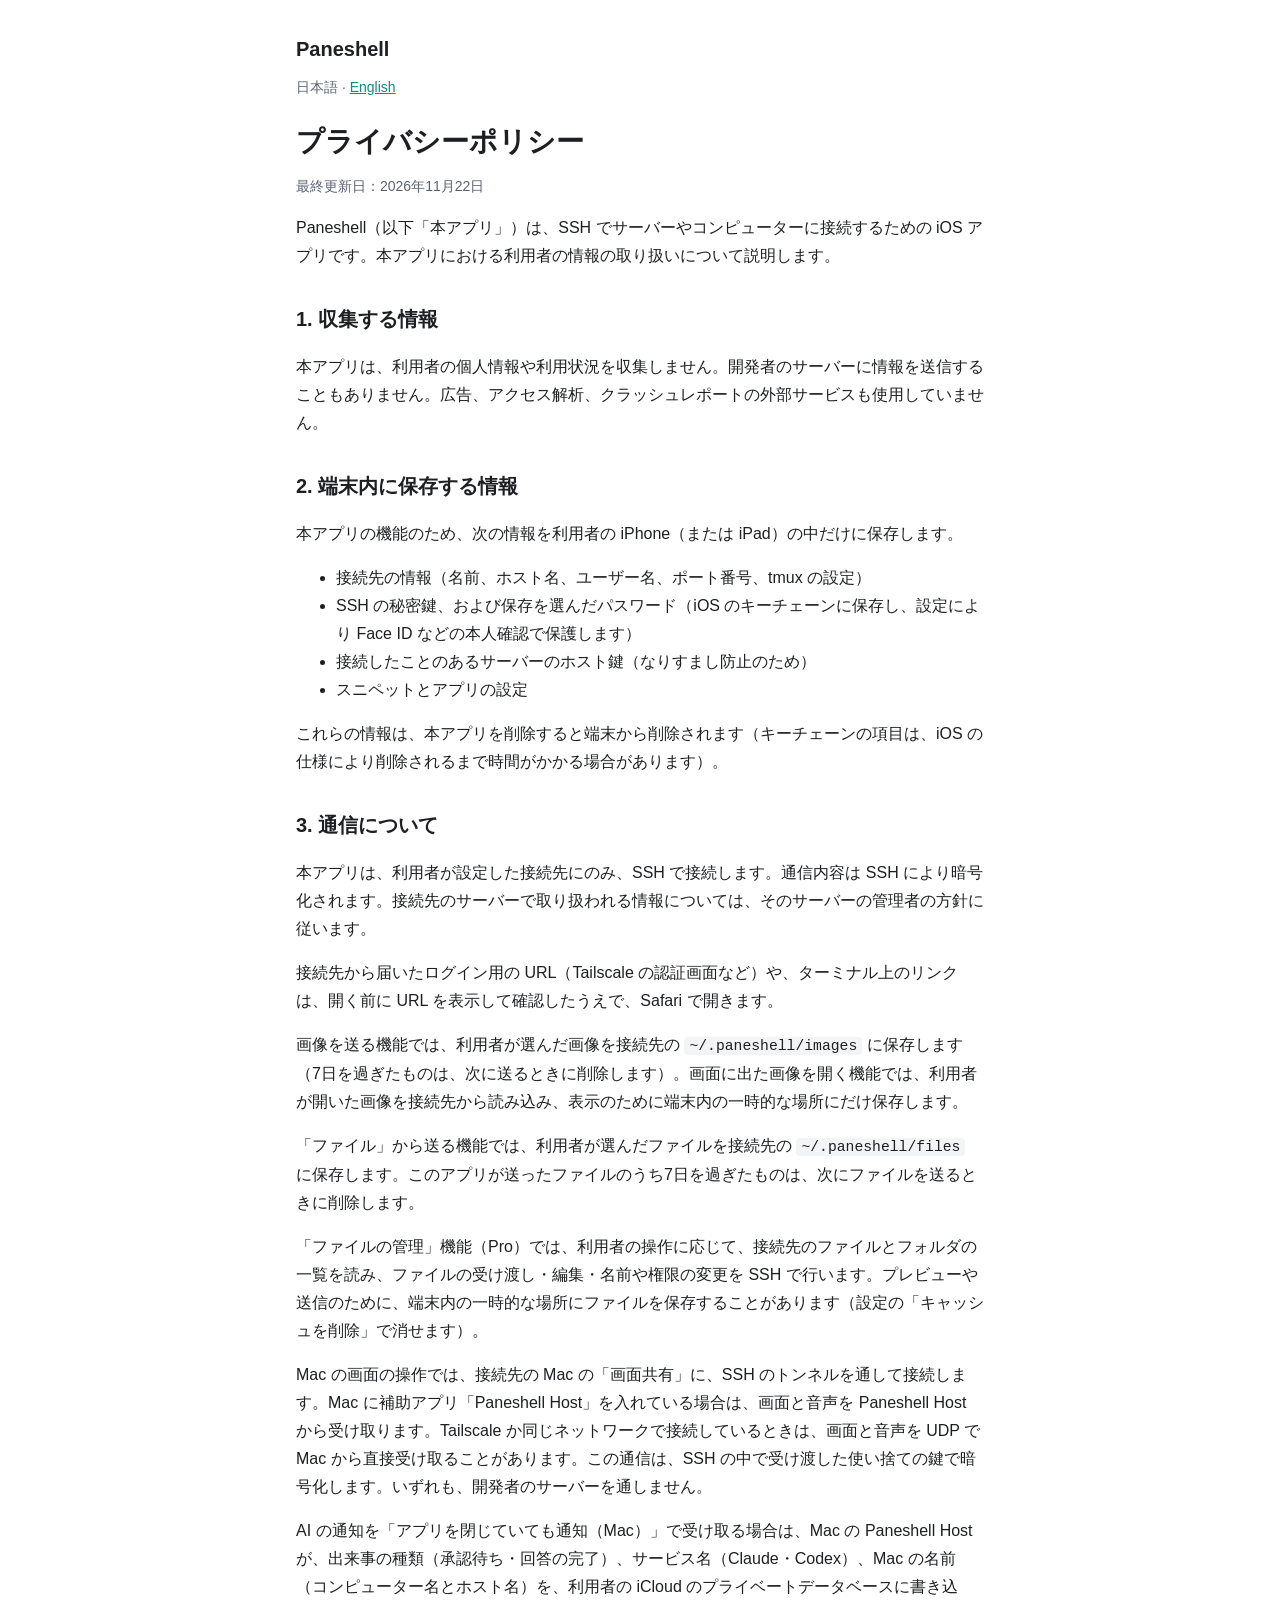
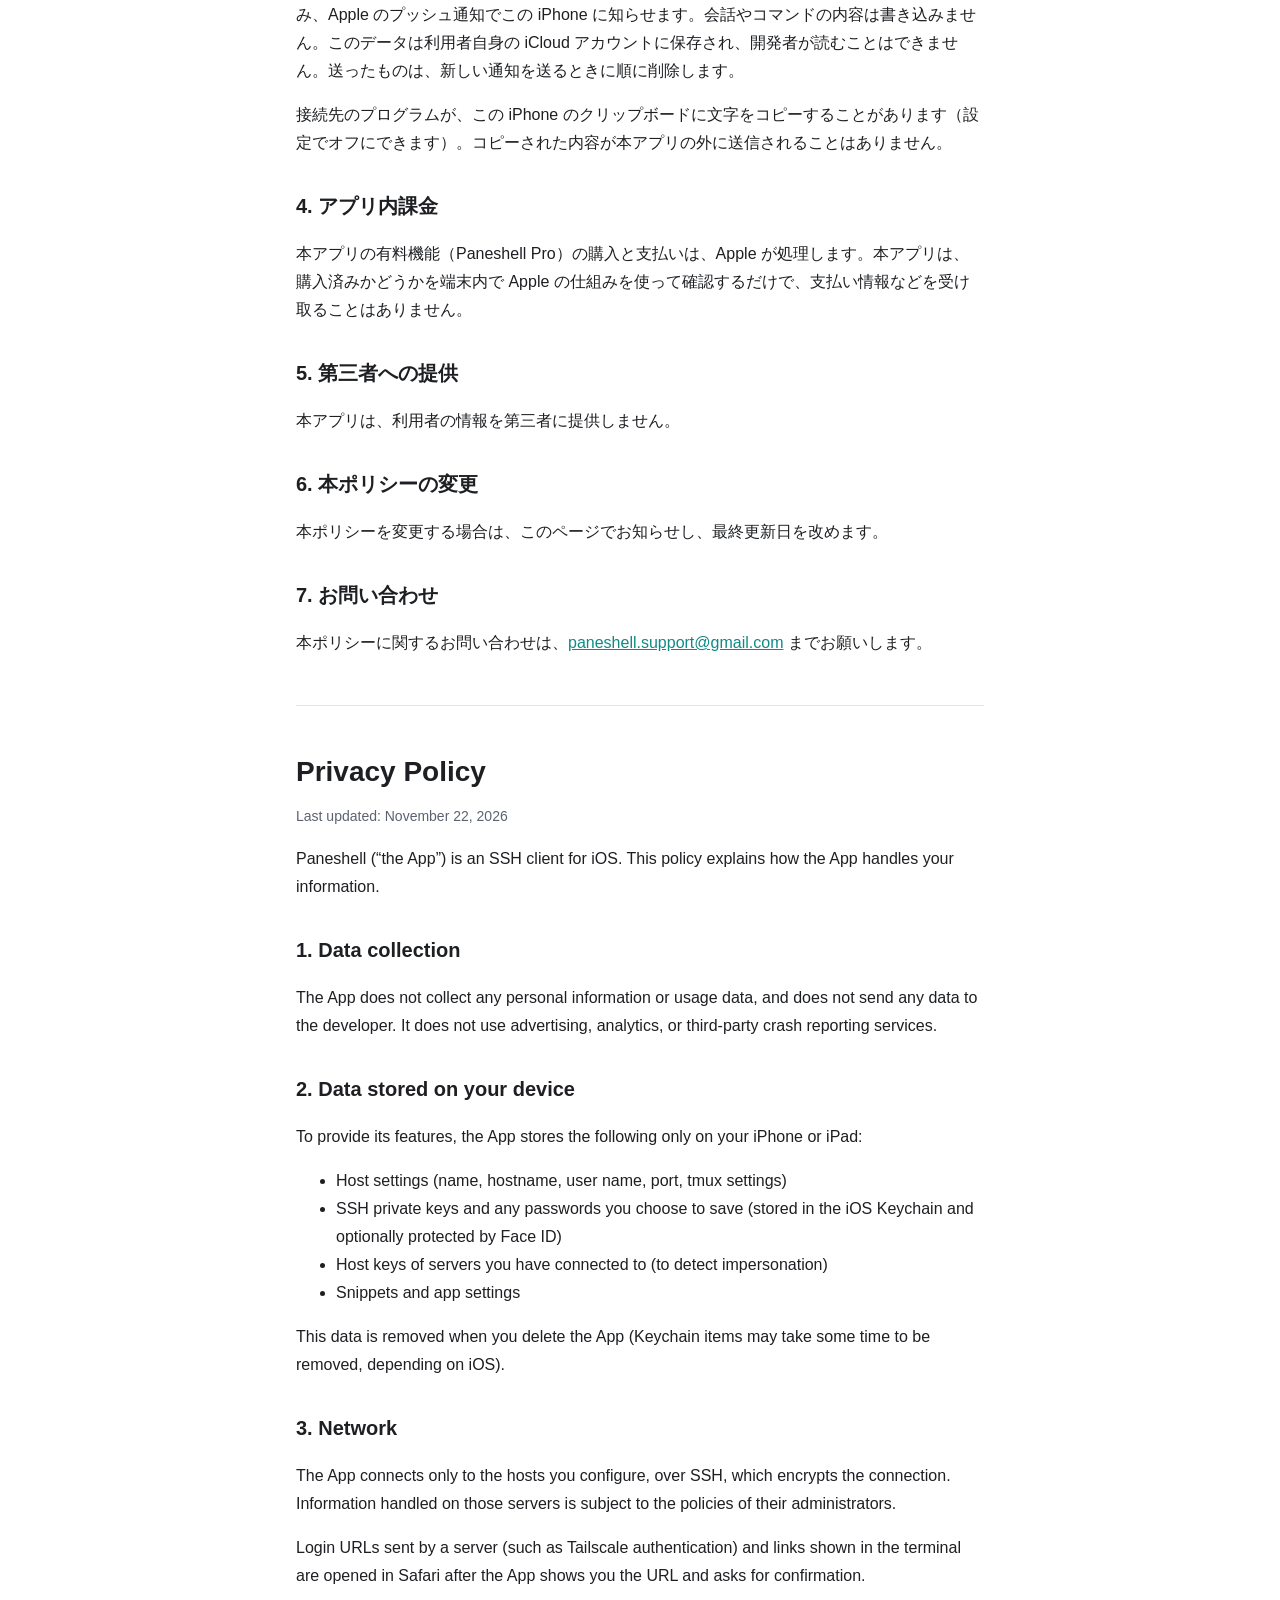
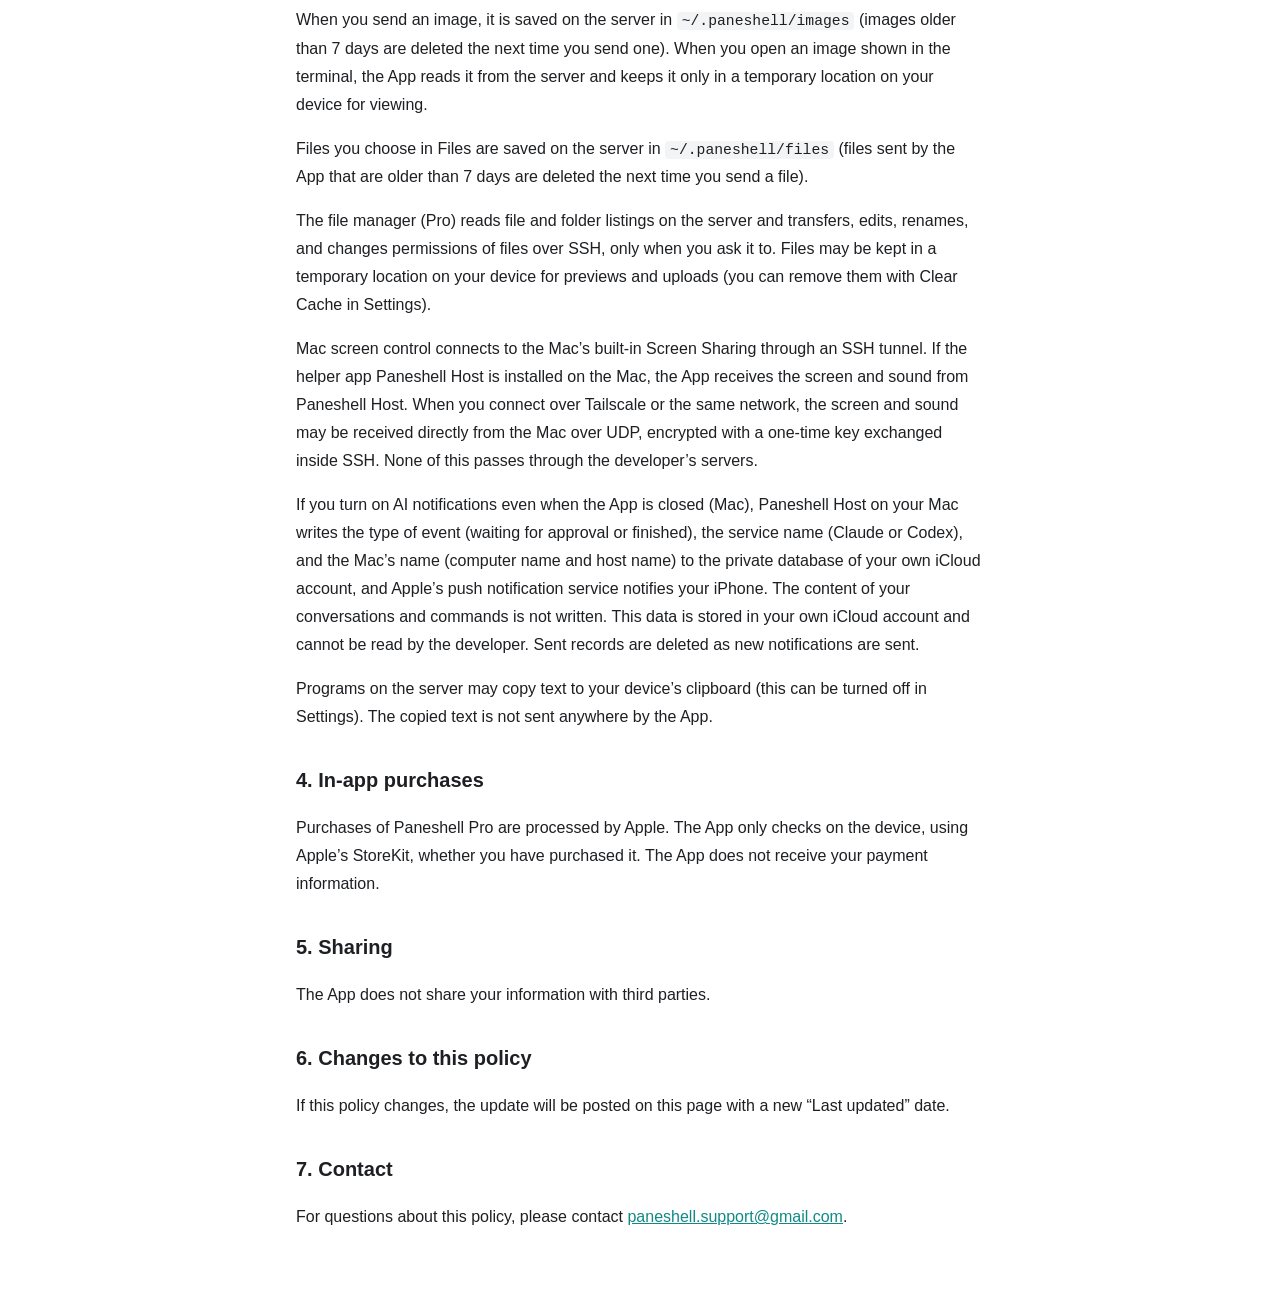
<file: privacy/index.html>
<!doctype html>
<html lang="ja">
<head>
<meta charset="utf-8">
<meta name="viewport" content="width=device-width, initial-scale=1">
<title>Paneshell Privacy Policy</title>
<link rel="stylesheet" href="../style.css">
</head>
<body>
<main>
<header><a href="../">Paneshell</a></header>
<nav class="lang">日本語 · <a href="#en">English</a></nav>

<h1>プライバシーポリシー</h1>
<p class="updated">最終更新日：2026年11月22日</p>
<p>Paneshell（以下「本アプリ」）は、SSH でサーバーやコンピューターに接続するための iOS アプリです。本アプリにおける利用者の情報の取り扱いについて説明します。</p>

<h2>1. 収集する情報</h2>
<p>本アプリは、利用者の個人情報や利用状況を収集しません。開発者のサーバーに情報を送信することもありません。広告、アクセス解析、クラッシュレポートの外部サービスも使用していません。</p>

<h2>2. 端末内に保存する情報</h2>
<p>本アプリの機能のため、次の情報を利用者の iPhone（または iPad）の中だけに保存します。</p>
<ul>
  <li>接続先の情報（名前、ホスト名、ユーザー名、ポート番号、tmux の設定）</li>
  <li>SSH の秘密鍵、および保存を選んだパスワード（iOS のキーチェーンに保存し、設定により Face ID などの本人確認で保護します）</li>
  <li>接続したことのあるサーバーのホスト鍵（なりすまし防止のため）</li>
  <li>スニペットとアプリの設定</li>
</ul>
<p>これらの情報は、本アプリを削除すると端末から削除されます（キーチェーンの項目は、iOS の仕様により削除されるまで時間がかかる場合があります）。</p>

<h2>3. 通信について</h2>
<p>本アプリは、利用者が設定した接続先にのみ、SSH で接続します。通信内容は SSH により暗号化されます。接続先のサーバーで取り扱われる情報については、そのサーバーの管理者の方針に従います。</p>
<p>接続先から届いたログイン用の URL（Tailscale の認証画面など）や、ターミナル上のリンクは、開く前に URL を表示して確認したうえで、Safari で開きます。</p>
<p>画像を送る機能では、利用者が選んだ画像を接続先の <code>~/.paneshell/images</code> に保存します（7日を過ぎたものは、次に送るときに削除します）。画面に出た画像を開く機能では、利用者が開いた画像を接続先から読み込み、表示のために端末内の一時的な場所にだけ保存します。</p>
<p>「ファイル」から送る機能では、利用者が選んだファイルを接続先の <code>~/.paneshell/files</code> に保存します。このアプリが送ったファイルのうち7日を過ぎたものは、次にファイルを送るときに削除します。</p>
<p>「ファイルの管理」機能（Pro）では、利用者の操作に応じて、接続先のファイルとフォルダの一覧を読み、ファイルの受け渡し・編集・名前や権限の変更を SSH で行います。プレビューや送信のために、端末内の一時的な場所にファイルを保存することがあります（設定の「キャッシュを削除」で消せます）。</p>
<p>Mac の画面の操作では、接続先の Mac の「画面共有」に、SSH のトンネルを通して接続します。Mac に補助アプリ「Paneshell Host」を入れている場合は、画面と音声を Paneshell Host から受け取ります。Tailscale か同じネットワークで接続しているときは、画面と音声を UDP で Mac から直接受け取ることがあります。この通信は、SSH の中で受け渡した使い捨ての鍵で暗号化します。いずれも、開発者のサーバーを通しません。</p>
<p>AI の通知を「アプリを閉じていても通知（Mac）」で受け取る場合は、Mac の Paneshell Host が、出来事の種類（承認待ち・回答の完了）、サービス名（Claude・Codex）、Mac の名前（コンピューター名とホスト名）を、利用者の iCloud のプライベートデータベースに書き込み、Apple のプッシュ通知でこの iPhone に知らせます。会話やコマンドの内容は書き込みません。このデータは利用者自身の iCloud アカウントに保存され、開発者が読むことはできません。送ったものは、新しい通知を送るときに順に削除します。</p>
<p>接続先のプログラムが、この iPhone のクリップボードに文字をコピーすることがあります（設定でオフにできます）。コピーされた内容が本アプリの外に送信されることはありません。</p>

<h2>4. アプリ内課金</h2>
<p>本アプリの有料機能（Paneshell Pro）の購入と支払いは、Apple が処理します。本アプリは、購入済みかどうかを端末内で Apple の仕組みを使って確認するだけで、支払い情報などを受け取ることはありません。</p>

<h2>5. 第三者への提供</h2>
<p>本アプリは、利用者の情報を第三者に提供しません。</p>

<h2>6. 本ポリシーの変更</h2>
<p>本ポリシーを変更する場合は、このページでお知らせし、最終更新日を改めます。</p>

<h2>7. お問い合わせ</h2>
<p>本ポリシーに関するお問い合わせは、<a href="mailto:paneshell.support@gmail.com">paneshell.support@gmail.com</a> までお願いします。</p>

<hr>

<section id="en" lang="en">
<h1>Privacy Policy</h1>
<p class="updated">Last updated: November 22, 2026</p>
<p>Paneshell (“the App”) is an SSH client for iOS. This policy explains how the App handles your information.</p>

<h2>1. Data collection</h2>
<p>The App does not collect any personal information or usage data, and does not send any data to the developer. It does not use advertising, analytics, or third-party crash reporting services.</p>

<h2>2. Data stored on your device</h2>
<p>To provide its features, the App stores the following only on your iPhone or iPad:</p>
<ul>
  <li>Host settings (name, hostname, user name, port, tmux settings)</li>
  <li>SSH private keys and any passwords you choose to save (stored in the iOS Keychain and optionally protected by Face ID)</li>
  <li>Host keys of servers you have connected to (to detect impersonation)</li>
  <li>Snippets and app settings</li>
</ul>
<p>This data is removed when you delete the App (Keychain items may take some time to be removed, depending on iOS).</p>

<h2>3. Network</h2>
<p>The App connects only to the hosts you configure, over SSH, which encrypts the connection. Information handled on those servers is subject to the policies of their administrators.</p>
<p>Login URLs sent by a server (such as Tailscale authentication) and links shown in the terminal are opened in Safari after the App shows you the URL and asks for confirmation.</p>
<p>When you send an image, it is saved on the server in <code>~/.paneshell/images</code> (images older than 7 days are deleted the next time you send one). When you open an image shown in the terminal, the App reads it from the server and keeps it only in a temporary location on your device for viewing.</p>
<p>Files you choose in Files are saved on the server in <code>~/.paneshell/files</code> (files sent by the App that are older than 7 days are deleted the next time you send a file).</p>
<p>The file manager (Pro) reads file and folder listings on the server and transfers, edits, renames, and changes permissions of files over SSH, only when you ask it to. Files may be kept in a temporary location on your device for previews and uploads (you can remove them with Clear Cache in Settings).</p>
<p>Mac screen control connects to the Mac’s built-in Screen Sharing through an SSH tunnel. If the helper app Paneshell Host is installed on the Mac, the App receives the screen and sound from Paneshell Host. When you connect over Tailscale or the same network, the screen and sound may be received directly from the Mac over UDP, encrypted with a one-time key exchanged inside SSH. None of this passes through the developer’s servers.</p>
<p>If you turn on AI notifications even when the App is closed (Mac), Paneshell Host on your Mac writes the type of event (waiting for approval or finished), the service name (Claude or Codex), and the Mac’s name (computer name and host name) to the private database of your own iCloud account, and Apple’s push notification service notifies your iPhone. The content of your conversations and commands is not written. This data is stored in your own iCloud account and cannot be read by the developer. Sent records are deleted as new notifications are sent.</p>
<p>Programs on the server may copy text to your device’s clipboard (this can be turned off in Settings). The copied text is not sent anywhere by the App.</p>

<h2>4. In-app purchases</h2>
<p>Purchases of Paneshell Pro are processed by Apple. The App only checks on the device, using Apple’s StoreKit, whether you have purchased it. The App does not receive your payment information.</p>

<h2>5. Sharing</h2>
<p>The App does not share your information with third parties.</p>

<h2>6. Changes to this policy</h2>
<p>If this policy changes, the update will be posted on this page with a new “Last updated” date.</p>

<h2>7. Contact</h2>
<p>For questions about this policy, please contact <a href="mailto:paneshell.support@gmail.com">paneshell.support@gmail.com</a>.</p>
</section>
</main>
</body>
</html>
</file>
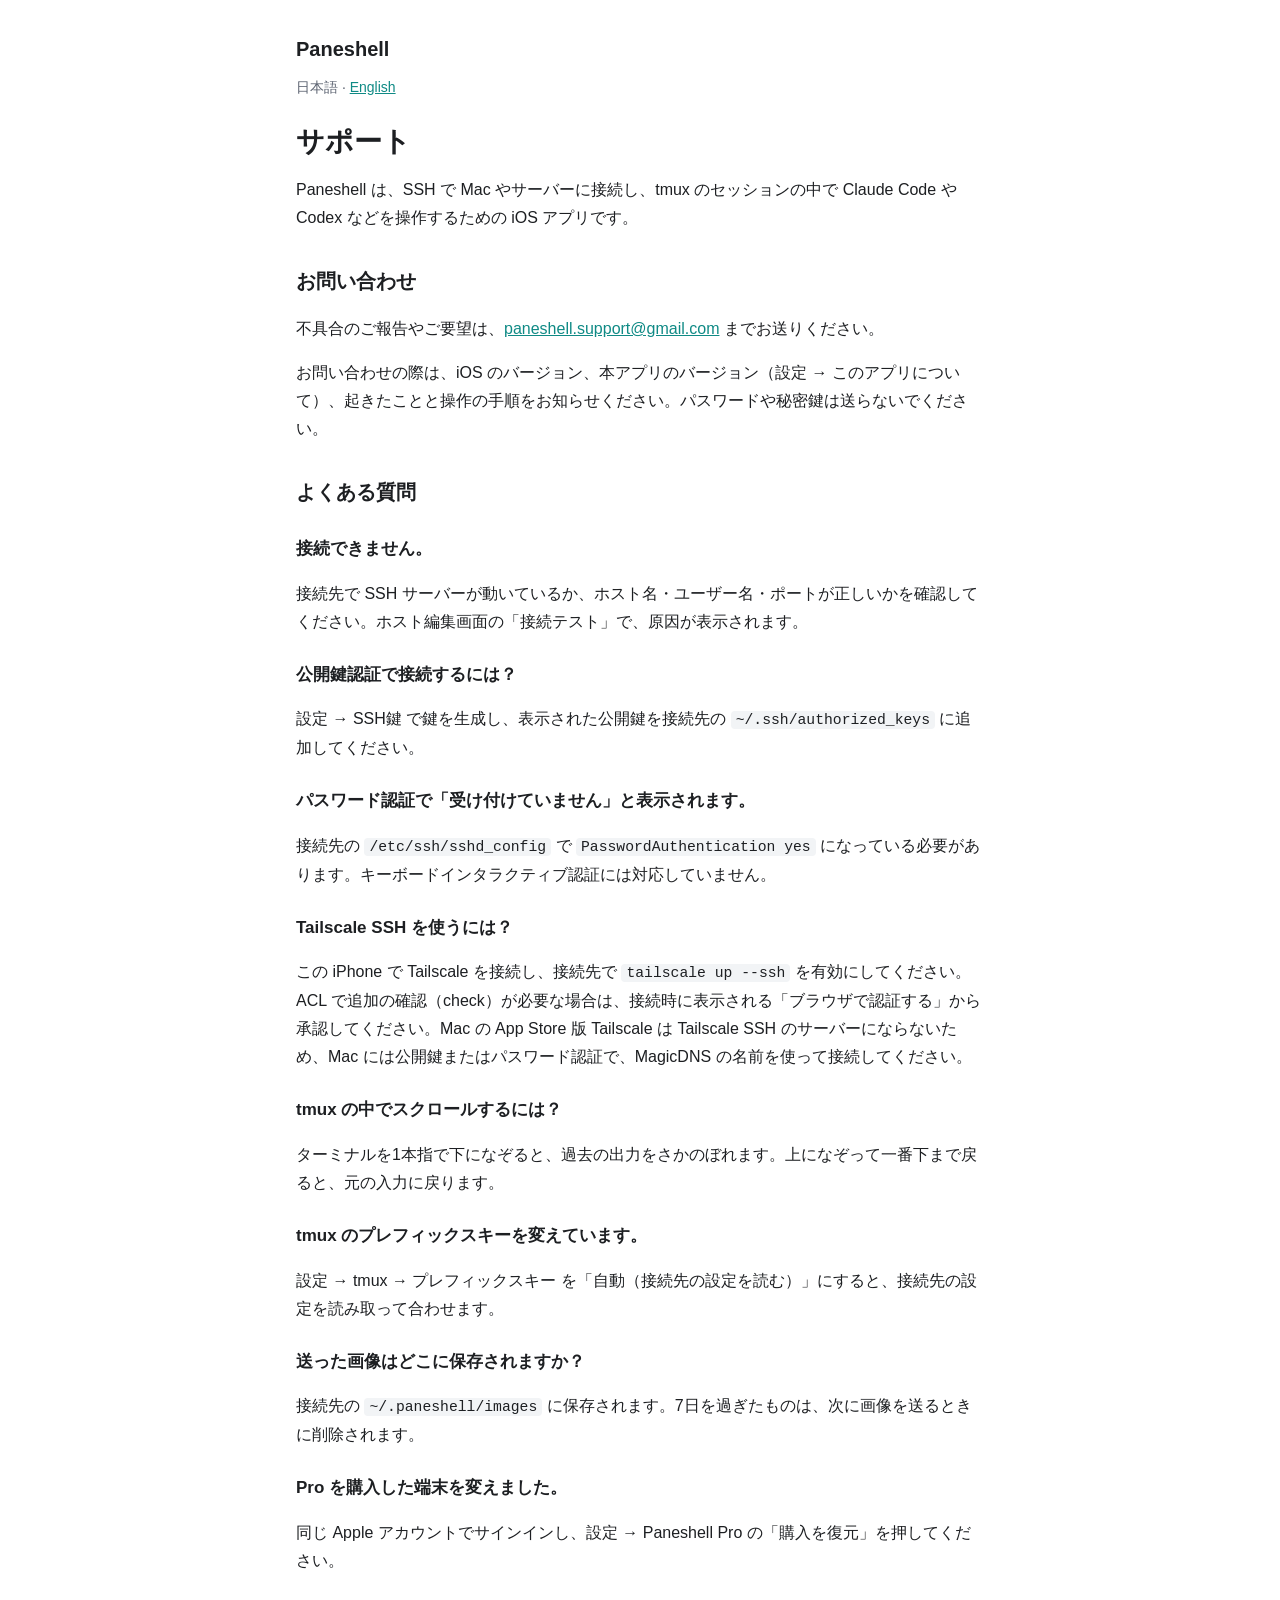
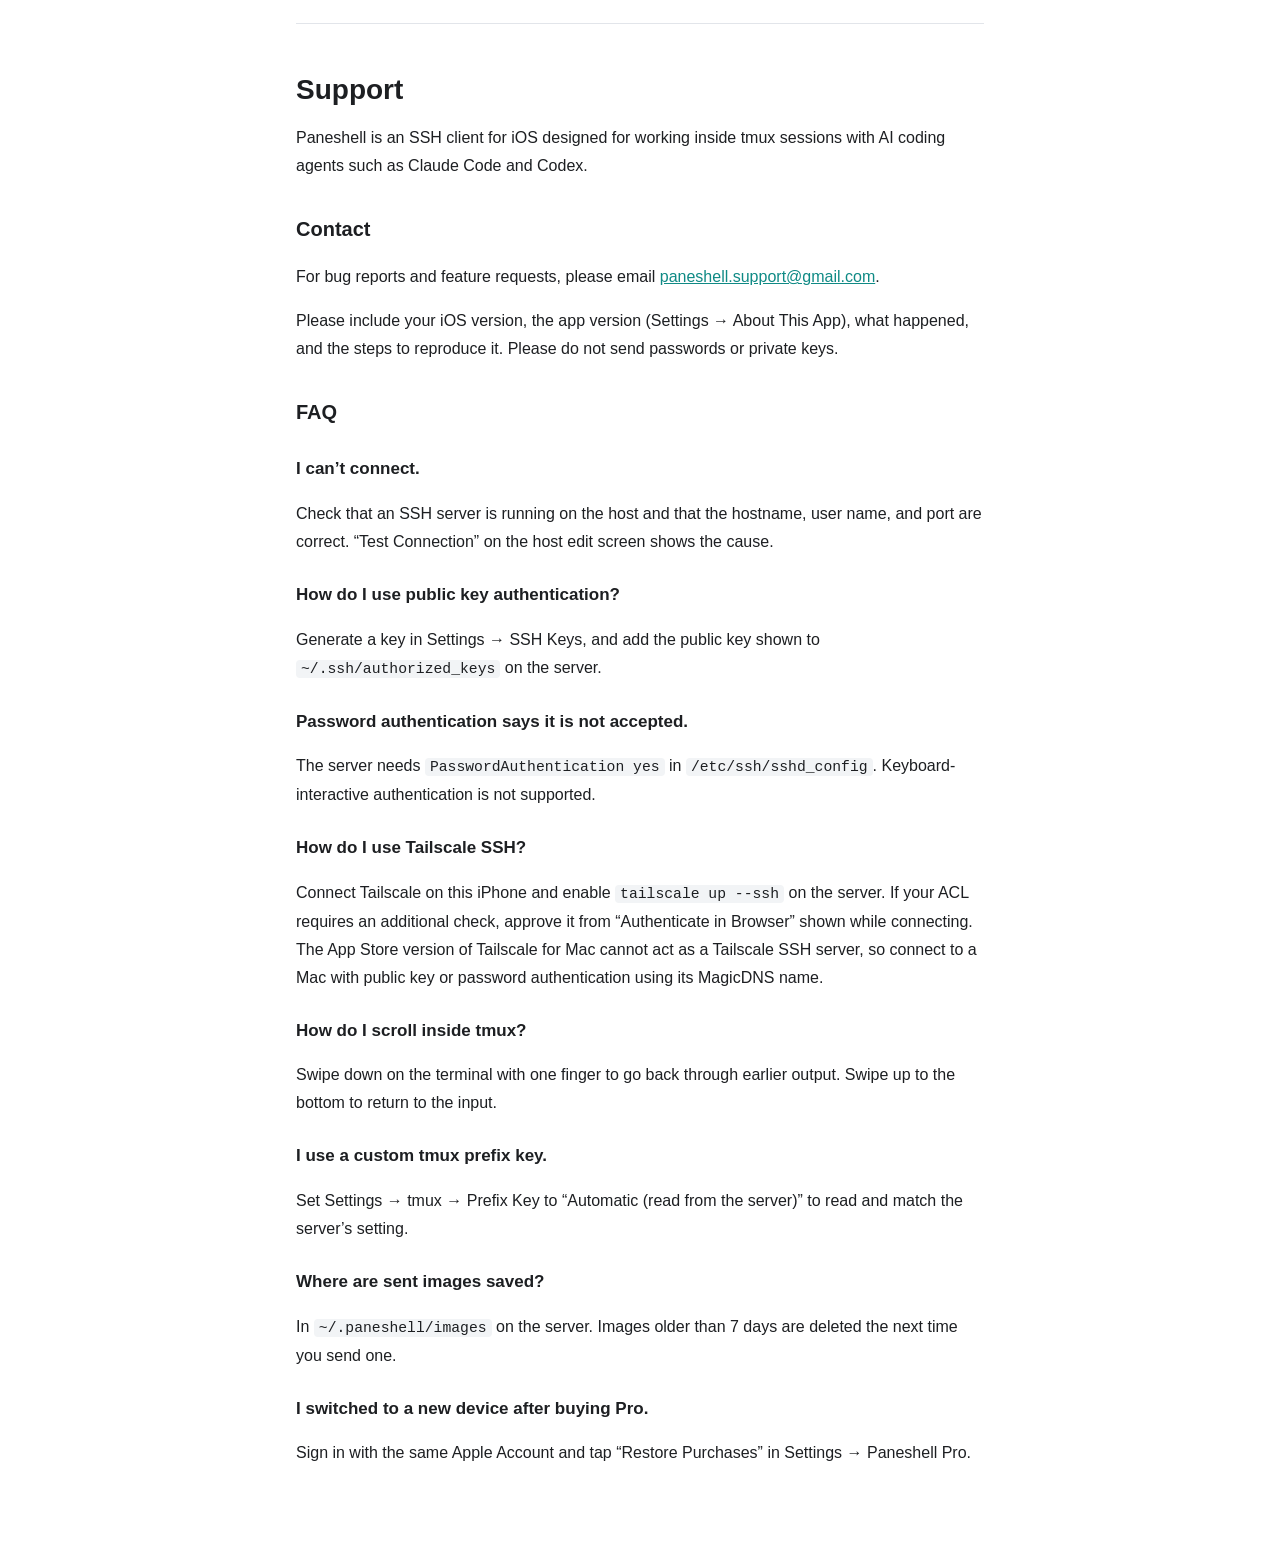
<file: support/index.html>
<!doctype html>
<html lang="ja">
<head>
<meta charset="utf-8">
<meta name="viewport" content="width=device-width, initial-scale=1">
<title>Paneshell Support</title>
<link rel="stylesheet" href="../style.css">
</head>
<body>
<main>
<header><a href="../">Paneshell</a></header>
<nav class="lang">日本語 · <a href="#en">English</a></nav>

<h1>サポート</h1>
<p>Paneshell は、SSH で Mac やサーバーに接続し、tmux のセッションの中で Claude Code や Codex などを操作するための iOS アプリです。</p>

<h2>お問い合わせ</h2>
<p>不具合のご報告やご要望は、<a href="mailto:paneshell.support@gmail.com">paneshell.support@gmail.com</a> までお送りください。</p>
<p>お問い合わせの際は、iOS のバージョン、本アプリのバージョン（設定 → このアプリについて）、起きたことと操作の手順をお知らせください。パスワードや秘密鍵は送らないでください。</p>

<h2>よくある質問</h2>
<h3>接続できません。</h3>
<p>接続先で SSH サーバーが動いているか、ホスト名・ユーザー名・ポートが正しいかを確認してください。ホスト編集画面の「接続テスト」で、原因が表示されます。</p>
<h3>公開鍵認証で接続するには？</h3>
<p>設定 → SSH鍵 で鍵を生成し、表示された公開鍵を接続先の <code>~/.ssh/authorized_keys</code> に追加してください。</p>
<h3>パスワード認証で「受け付けていません」と表示されます。</h3>
<p>接続先の <code>/etc/ssh/sshd_config</code> で <code>PasswordAuthentication yes</code> になっている必要があります。キーボードインタラクティブ認証には対応していません。</p>
<h3>Tailscale SSH を使うには？</h3>
<p>この iPhone で Tailscale を接続し、接続先で <code>tailscale up --ssh</code> を有効にしてください。ACL で追加の確認（check）が必要な場合は、接続時に表示される「ブラウザで認証する」から承認してください。Mac の App Store 版 Tailscale は Tailscale SSH のサーバーにならないため、Mac には公開鍵またはパスワード認証で、MagicDNS の名前を使って接続してください。</p>
<h3>tmux の中でスクロールするには？</h3>
<p>ターミナルを1本指で下になぞると、過去の出力をさかのぼれます。上になぞって一番下まで戻ると、元の入力に戻ります。</p>
<h3>tmux のプレフィックスキーを変えています。</h3>
<p>設定 → tmux → プレフィックスキー を「自動（接続先の設定を読む）」にすると、接続先の設定を読み取って合わせます。</p>
<h3>送った画像はどこに保存されますか？</h3>
<p>接続先の <code>~/.paneshell/images</code> に保存されます。7日を過ぎたものは、次に画像を送るときに削除されます。</p>
<h3>Pro を購入した端末を変えました。</h3>
<p>同じ Apple アカウントでサインインし、設定 → Paneshell Pro の「購入を復元」を押してください。</p>

<hr>

<section id="en" lang="en">
<h1>Support</h1>
<p>Paneshell is an SSH client for iOS designed for working inside tmux sessions with AI coding agents such as Claude Code and Codex.</p>

<h2>Contact</h2>
<p>For bug reports and feature requests, please email <a href="mailto:paneshell.support@gmail.com">paneshell.support@gmail.com</a>.</p>
<p>Please include your iOS version, the app version (Settings → About This App), what happened, and the steps to reproduce it. Please do not send passwords or private keys.</p>

<h2>FAQ</h2>
<h3>I can’t connect.</h3>
<p>Check that an SSH server is running on the host and that the hostname, user name, and port are correct. “Test Connection” on the host edit screen shows the cause.</p>
<h3>How do I use public key authentication?</h3>
<p>Generate a key in Settings → SSH Keys, and add the public key shown to <code>~/.ssh/authorized_keys</code> on the server.</p>
<h3>Password authentication says it is not accepted.</h3>
<p>The server needs <code>PasswordAuthentication yes</code> in <code>/etc/ssh/sshd_config</code>. Keyboard-interactive authentication is not supported.</p>
<h3>How do I use Tailscale SSH?</h3>
<p>Connect Tailscale on this iPhone and enable <code>tailscale up --ssh</code> on the server. If your ACL requires an additional check, approve it from “Authenticate in Browser” shown while connecting. The App Store version of Tailscale for Mac cannot act as a Tailscale SSH server, so connect to a Mac with public key or password authentication using its MagicDNS name.</p>
<h3>How do I scroll inside tmux?</h3>
<p>Swipe down on the terminal with one finger to go back through earlier output. Swipe up to the bottom to return to the input.</p>
<h3>I use a custom tmux prefix key.</h3>
<p>Set Settings → tmux → Prefix Key to “Automatic (read from the server)” to read and match the server’s setting.</p>
<h3>Where are sent images saved?</h3>
<p>In <code>~/.paneshell/images</code> on the server. Images older than 7 days are deleted the next time you send one.</p>
<h3>I switched to a new device after buying Pro.</h3>
<p>Sign in with the same Apple Account and tap “Restore Purchases” in Settings → Paneshell Pro.</p>
</section>
</main>
</body>
</html>
</file>
<file: lp.css>
:root {
  --bg: #0f1417;
  --bg2: #151c20;
  --card: rgba(26, 34, 39, 0.62);
  --line: #273138;
  --text: #e9eef0;
  --muted: #9aa6ad;
  --accent: #5ecba7;
  --accent-ink: #08261c;
  --radius: 22px;
}
* { box-sizing: border-box; }
html { scroll-behavior: smooth; overflow-x: hidden; overflow-x: clip; }
body {
  margin: 0;
  background: var(--bg);
  color: var(--text);
  font: 16px/1.8 -apple-system, BlinkMacSystemFont, "Hiragino Sans", "Hiragino Kaku Gothic ProN", "Helvetica Neue", sans-serif;
  -webkit-font-smoothing: antialiased;
  overflow-x: clip; /* 装飾が画面の外へ出ても横スクロールさせない */
}
a { color: var(--accent); }
img { display: block; max-width: 100%; height: auto; }
h1, h2, h3 { line-height: 1.3; margin: 0; letter-spacing: 0.01em; }
p { margin: 0; overflow-wrap: anywhere; }
.small { font-size: 13px; color: var(--muted); }
.eyebrow { color: var(--accent); font-size: 13px; font-weight: 600; letter-spacing: 0.08em; margin-bottom: 12px; }

/* nav */
.top {
  position: sticky; top: 0; z-index: 10;
  display: flex; align-items: center; justify-content: space-between;
  padding: 12px max(20px, calc((100% - 1080px) / 2));
  background: rgba(15, 20, 23, 0.8);
  backdrop-filter: saturate(160%) blur(14px);
  -webkit-backdrop-filter: saturate(160%) blur(14px);
  border-bottom: 1px solid var(--line);
}
.brand { display: flex; align-items: center; gap: 10px; color: var(--text); text-decoration: none; font-weight: 700; font-size: 17px; }
.brand img { border-radius: 7px; }
.top-links { display: flex; gap: 20px; font-size: 14px; }
.top-links a { color: var(--muted); text-decoration: none; }
.top-links a:hover { color: var(--text); }

/* buttons */
.btn {
  display: inline-block;
  background: var(--accent); color: var(--accent-ink);
  font-weight: 700; text-decoration: none;
  padding: 13px 26px; border-radius: 999px;
  transition: transform .15s ease, box-shadow .15s ease;
}
.btn:hover { transform: translateY(-1px); box-shadow: 0 8px 24px rgba(94, 203, 167, 0.3); }

.btn { display: inline-flex; align-items: center; gap: 8px; }
.btn .ico { width: 18px; height: 18px; fill: currentColor; flex: none; }
.btn.ghost { background: rgba(255,255,255,0.06); color: var(--text); box-shadow: inset 0 0 0 1px rgba(255,255,255,0.18); backdrop-filter: blur(8px); -webkit-backdrop-filter: blur(8px); }
.btn.ghost:hover { box-shadow: inset 0 0 0 1px var(--accent), 0 8px 24px rgba(94, 203, 167, 0.18); }
.cta-note a { color: var(--muted); }

/* App Store badge (公式バッジは加工しない) */
.badge { display: inline-block; line-height: 0; border-radius: 10px; transition: transform .15s ease, box-shadow .15s ease; }
.badge img { height: 52px; width: auto; }
.badge:hover { transform: translateY(-1px); box-shadow: 0 8px 24px rgba(0, 0, 0, 0.45); }
.pricing .badge img { height: 56px; }

/* mac app */
.macapp { max-width: 1080px; margin: 0 auto; padding: 40px 20px 8px; }
.macapp-card {
  display: grid; grid-template-columns: auto 1fr; gap: 44px; align-items: center;
  padding: 44px; border-radius: 28px; position: relative; overflow: hidden;
  background: linear-gradient(135deg, rgba(94,203,167,0.14), rgba(63,179,213,0.06) 50%, rgba(91,75,183,0.10));
  border: 1px solid rgba(94,203,167,0.3);
  backdrop-filter: blur(12px); -webkit-backdrop-filter: blur(12px);
}
.macapp-icon { position: relative; display: grid; justify-items: center; gap: 10px; }
.macapp-icon img { width: 120px; height: 120px; border-radius: 27px; box-shadow: 0 20px 50px rgba(0,0,0,0.5), 0 0 0 1px rgba(255,255,255,0.08); }
.macapp-icon span { font: 600 12px/1 ui-monospace, Menlo, monospace; color: var(--accent); letter-spacing: 0.1em; }
.macapp h2 { font-size: clamp(24px, 3vw, 32px); margin-bottom: 14px; }
.macapp-text > p:not(.eyebrow) { color: #c3ccd1; }
.macapp-points { list-style: none; padding: 0; margin: 18px 0 0; display: grid; gap: 6px; font-size: 14px; color: var(--muted); }
.macapp-points li { padding-left: 22px; position: relative; }
.macapp-points li::before { content: "✓"; position: absolute; left: 0; color: var(--accent); font-weight: 700; }
.macapp .cta { margin-top: 26px; }

/* language switch */
.lang-switch { font-size: 13px; }

/* phone frame */
.phone {
  margin: 0; width: 100%; max-width: 300px;
  border-radius: 40px; padding: 9px;
  background: #050708;
  box-shadow: 0 0 0 1px #2c363c, 0 30px 70px rgba(0, 0, 0, 0.55);
}
.phone img { border-radius: 32px; }

/* hero */
.hero {
  max-width: 1080px; margin: 0 auto;
  padding: 72px 20px 56px;
  display: grid; grid-template-columns: 1.2fr 1fr; gap: 48px; align-items: center;
}
.hero h1 { font-size: clamp(30px, 5vw, 54px); font-weight: 800; }
.hero h1 span, .feature h2 span { white-space: nowrap; }
.hero h1 span { color: var(--accent); }
.lead { margin-top: 24px; font-size: 17px; color: #c3ccd1; max-width: 34em; }
.cta { margin-top: 32px; display: flex; flex-wrap: wrap; align-items: center; gap: 16px; }
.cta-note { font-size: 13px; color: var(--muted); }
.hero-shot { display: flex; justify-content: center; position: relative; }
.hero-shot::before {
  content: ""; position: absolute; inset: 0;
  background: radial-gradient(farthest-side, rgba(94, 203, 167, 0.22), transparent);
  z-index: -1;
}

/* flow */
.flow { border-top: 1px solid var(--line); border-bottom: 1px solid var(--line); background: rgba(21, 28, 32, 0.55); backdrop-filter: blur(8px); -webkit-backdrop-filter: blur(8px); }
.flow ol {
  list-style: none; margin: 0 auto; padding: 28px 20px; max-width: 1080px;
  display: grid; grid-template-columns: repeat(4, 1fr); gap: 20px;
  counter-reset: step;
}
.flow li { counter-increment: step; display: flex; flex-direction: column; gap: 4px; font-size: 14px; color: var(--muted); }
.flow li b { color: var(--text); font-size: 15px; }
.flow li b::before { content: counter(step) " "; color: var(--accent); font-variant-numeric: tabular-nums; margin-right: 4px; }

/* features */
main { max-width: 1080px; margin: 0 auto; padding: 40px 20px; }
.feature {
  display: grid; grid-template-columns: 1.3fr 1fr; gap: 56px; align-items: center;
  padding: 64px 0;
}
.feature.reverse .feature-text { order: 2; }
.feature .phone { justify-self: center; max-width: 270px; }
.feature h2 { font-size: clamp(26px, 3.4vw, 36px); margin-bottom: 18px; }
.feature p { color: #c3ccd1; }
.feature.wide { grid-template-columns: 1fr; gap: 32px; }
.feature.wide .feature-text { max-width: 680px; }
.phones { display: flex; gap: 22px; justify-content: center; align-items: flex-start; }
.phones .phone { max-width: 230px; }
.phones .phone:nth-child(2) { margin-top: 56px; }
.eyebrow .new { display: inline-block; margin-left: 8px; padding: 2px 8px; border-radius: 999px; background: rgba(94, 203, 167, 0.16); border: 1px solid rgba(94, 203, 167, 0.45); font-size: 11px; letter-spacing: 0.1em; }
.mac {
  margin: 0; border-radius: 18px; overflow: hidden;
  box-shadow: 0 0 0 1px #2c363c, 0 30px 70px rgba(0, 0, 0, 0.5);
}

.grid { display: grid; grid-template-columns: repeat(3, 1fr); gap: 20px; padding: 32px 0 24px; }
.card { background: var(--card); border: 1px solid var(--line); border-radius: var(--radius); padding: 22px; }
.card img { border-radius: 14px; aspect-ratio: 4 / 3; object-fit: cover; object-position: top; margin-bottom: 18px; width: 100%; }
.card h3 { font-size: 17px; margin-bottom: 6px; }
.card p { font-size: 14px; color: var(--muted); }
.card.text-only h3:not(:first-child) { margin-top: 22px; }

/* setup */
.setup, .pricing, .en { max-width: 1080px; margin: 0 auto; padding: 72px 20px; }
.setup h2, .pricing h2 { font-size: clamp(24px, 3vw, 32px); margin-bottom: 28px; }
.setup ol { list-style: none; padding: 0; margin: 0 0 20px; display: grid; grid-template-columns: repeat(3, 1fr); gap: 20px; counter-reset: s; }
.setup li {
  counter-increment: s; background: var(--card); border: 1px solid var(--line);
  border-radius: var(--radius); padding: 22px; font-size: 14px; color: var(--muted);
}
.setup li b { display: block; color: var(--text); font-size: 16px; margin-bottom: 6px; }
.setup li b::before { content: counter(s); display: inline-grid; place-items: center; width: 24px; height: 24px; margin-right: 8px; border-radius: 50%; background: var(--accent); color: var(--accent-ink); font-size: 13px; }

/* pricing */
.pricing { text-align: center; border-top: 1px solid var(--line); }
.plans { display: grid; grid-template-columns: 1fr 1fr; gap: 20px; max-width: 760px; margin: 0 auto 36px; text-align: left; }
.plan { background: var(--card); border: 1px solid var(--line); border-radius: var(--radius); padding: 26px; }
.plan.pro { border-color: var(--accent); box-shadow: 0 0 0 1px var(--accent) inset; }
.plan h3 { font-size: 20px; margin-bottom: 14px; }
.plan h3 small { font-size: 12px; color: var(--accent-ink); background: var(--accent); border-radius: 999px; padding: 2px 10px; margin-left: 6px; vertical-align: 3px; }
.price { font-size: 34px; font-weight: 800; line-height: 1.1; margin: -4px 0 16px; font-variant-numeric: tabular-nums; }
.price span { display: block; font-size: 12px; font-weight: 500; color: var(--muted); margin-top: 6px; }
.plan.pro .price { color: var(--accent); }
.plan ul { list-style: none; padding: 0; margin: 0 0 12px; }
.plan li { padding: 7px 0 7px 26px; border-top: 1px solid var(--line); position: relative; font-size: 15px; }
.plan li:first-child { border-top: none; }
.plan li::before { content: "✓"; position: absolute; left: 2px; color: var(--accent); font-weight: 700; }

/* english */
.en { border-top: 1px solid var(--line); max-width: 760px; }
.en h2 { font-size: 26px; margin-bottom: 16px; }
.en p { color: #c3ccd1; margin-bottom: 16px; }

footer { border-top: 1px solid var(--line); text-align: center; padding: 36px 20px 48px; font-size: 14px; display: grid; gap: 8px; }

/* ===== motion & atmosphere ===== */
.bg { position: fixed; inset: 0; z-index: -1; overflow: hidden; pointer-events: none; }
.blob { position: absolute; width: 60vmax; height: 60vmax; border-radius: 50%; filter: blur(90px); opacity: 0.32; will-change: transform; }
.b1 { background: radial-gradient(circle, #2fae86 0%, transparent 65%); top: -25vmax; left: -15vmax; animation: drift1 26s ease-in-out infinite alternate; }
.b2 { background: radial-gradient(circle, #1f6f8b 0%, transparent 65%); top: 20vh; right: -25vmax; animation: drift2 32s ease-in-out infinite alternate; }
.b3 { background: radial-gradient(circle, #5b4bb7 0%, transparent 65%); bottom: -30vmax; left: 20vw; opacity: 0.2; animation: drift3 38s ease-in-out infinite alternate; }
@keyframes drift1 { to { transform: translate(18vw, 22vh) scale(1.15); } }
@keyframes drift2 { to { transform: translate(-22vw, 18vh) scale(0.9); } }
@keyframes drift3 { to { transform: translate(-15vw, -25vh) scale(1.2); } }
.grid-bg {
  position: absolute; inset: -60px;
  background-image: linear-gradient(rgba(94,203,167,0.07) 1px, transparent 1px), linear-gradient(90deg, rgba(94,203,167,0.07) 1px, transparent 1px);
  background-size: 60px 60px;
  mask-image: radial-gradient(ellipse 80% 60% at 50% 20%, #000 20%, transparent 75%);
  -webkit-mask-image: radial-gradient(ellipse 80% 60% at 50% 20%, #000 20%, transparent 75%);
  animation: gridmove 20s linear infinite;
}
@keyframes gridmove { to { transform: translate(60px, 60px); } }
#glyphs { position: absolute; inset: 0; width: 100%; height: 100%; }

/* hero extras */
.hero h1 span {
  background: linear-gradient(100deg, #5ecba7 0%, #a8f0d6 30%, #5ecba7 50%, #3fb3d5 75%, #5ecba7 100%);
  background-size: 250% 100%;
  -webkit-background-clip: text; background-clip: text; color: transparent;
  animation: shimmer 7s linear infinite;
}
@keyframes shimmer { to { background-position: -250% 0; } }
.typing {
  display: inline-flex; align-items: center; gap: 6px; margin-bottom: 18px;
  font: 14px/1 ui-monospace, "SF Mono", Menlo, monospace; color: #c3ccd1;
  background: rgba(10, 14, 16, 0.7); border: 1px solid var(--line); border-radius: 10px; padding: 10px 14px;
  min-width: 18em; box-shadow: 0 0 0 1px rgba(94,203,167,0.06), 0 10px 30px rgba(0,0,0,0.3);
}
.typing .prompt { color: var(--accent); }
.caret { width: 8px; height: 16px; background: var(--accent); animation: blink 1s steps(1) infinite; }
@keyframes blink { 50% { opacity: 0; } }
.hero-shot { perspective: 1200px; }
.hero-shot .phone { animation: float 6s ease-in-out infinite; transform-style: preserve-3d; transition: transform .2s ease-out; }
@keyframes float { 50% { translate: 0 -14px; } }
.ring {
  position: absolute; width: 120%; aspect-ratio: 1; top: 50%; left: 50%; translate: -50% -50%;
  border-radius: 50%; z-index: -1;
  background: conic-gradient(from 0deg, transparent 0 60%, rgba(94,203,167,0.5) 75%, transparent 90%);
  mask: radial-gradient(closest-side, transparent 96%, #000 97%, #000 99%, transparent 100%);
  -webkit-mask: radial-gradient(closest-side, transparent 96%, #000 97%, #000 99%, transparent 100%);
  animation: spin 10s linear infinite;
}
@keyframes spin { to { rotate: 360deg; } }

/* button shine */
.btn.shine { position: relative; overflow: hidden; }
.btn.shine::after {
  content: ""; position: absolute; top: 0; left: -60%; width: 40%; height: 100%;
  background: linear-gradient(100deg, transparent, rgba(255,255,255,0.55), transparent);
  transform: skewX(-20deg); animation: sweep 3.8s ease-in-out infinite;
}
@keyframes sweep { 0%, 60% { left: -60%; } 100% { left: 130%; } }

/* glass cards with cursor glow */
.card, .plan, .setup li { position: relative; backdrop-filter: blur(10px); -webkit-backdrop-filter: blur(10px); overflow: hidden; transition: transform .3s ease, border-color .3s ease; }
.card::before, .plan::before, .setup li::before {
  content: ""; position: absolute; inset: 0; pointer-events: none; opacity: 0; transition: opacity .3s;
  background: radial-gradient(360px circle at var(--mx, 50%) var(--my, 50%), rgba(94,203,167,0.16), transparent 60%);
}
.card:hover, .plan:hover, .setup li:hover { transform: translateY(-4px); border-color: rgba(94,203,167,0.45); }
.card:hover::before, .plan:hover::before, .setup li:hover::before { opacity: 1; }
.mac { transition: transform .5s ease; }
.mac:hover { transform: scale(1.015); }

/* scroll reveal */
.js .reveal { opacity: 0; transform: translateY(28px); transition: opacity .8s ease, transform .8s cubic-bezier(.2,.7,.2,1); transition-delay: var(--d, 0s); }
.js .reveal.in { opacity: 1; transform: none; }
.js .card.reveal.in:hover, .js .plan.reveal.in:hover, .js .setup li.reveal.in:hover { transform: translateY(-4px); }

@media (prefers-reduced-motion: reduce) {
  *, *::before, *::after { animation: none !important; transition: none !important; }
  .js .reveal { opacity: 1; transform: none; }
  #glyphs { display: none; }
}

@media (max-width: 820px) {
  .top-links a:not([href*="support"]):not([lang]) { display: none; }
  .hero { grid-template-columns: 1fr; padding-top: 48px; text-align: left; }
  .hero-shot .phone { max-width: 260px; }
  .typing { min-width: min(18em, 100%); font-size: 13px; }
  .ring { width: min(120%, calc(100vw - 24px)); }
  .blob { filter: blur(60px); }
  .flow ol { grid-template-columns: 1fr 1fr; }
  .feature { grid-template-columns: 1fr; gap: 32px; padding: 44px 0; }
  .feature.reverse .feature-text { order: 0; }
  .feature .phone { max-width: 240px; }
  .phones .phone { max-width: 46%; }
  .phones .phone:nth-child(2) { margin-top: 32px; }
  .grid, .setup ol, .plans { grid-template-columns: 1fr; }
  .macapp-card { grid-template-columns: 1fr; padding: 28px; gap: 24px; }
  .macapp-icon { justify-items: start; }
  .macapp-icon img { width: 84px; height: 84px; border-radius: 19px; }
}
</file>
<file: style.css>
:root {
  --bg: #ffffff;
  --text: #1d1f22;
  --muted: #5b6270;
  --accent: #0f8a85;
  --line: #e2e5ea;
  --code-bg: #f2f4f6;
}
@media (prefers-color-scheme: dark) {
  :root {
    --bg: #15171a;
    --text: #e8eaed;
    --muted: #a3a9b4;
    --accent: #3fd5c9;
    --line: #2c3036;
    --code-bg: #22262b;
  }
}
* { box-sizing: border-box; }
body {
  margin: 0;
  background: var(--bg);
  color: var(--text);
  font: 16px/1.75 -apple-system, BlinkMacSystemFont, "Hiragino Sans", "Helvetica Neue", sans-serif;
}
main { max-width: 720px; margin: 0 auto; padding: 32px 16px 64px; }
header { display: flex; align-items: center; gap: 12px; margin-bottom: 8px; }
header a { color: var(--text); text-decoration: none; font-weight: 700; font-size: 20px; }
nav.lang { font-size: 14px; color: var(--muted); margin-bottom: 24px; }
a { color: var(--accent); }
h1 { font-size: 28px; line-height: 1.3; margin: 24px 0 8px; }
h2 { font-size: 20px; margin: 32px 0 8px; }
h3 { font-size: 17px; margin: 24px 0 4px; }
p, li { overflow-wrap: anywhere; }
.updated { color: var(--muted); font-size: 14px; }
code { background: var(--code-bg); padding: 1px 5px; border-radius: 4px; font-size: 0.92em; }
hr { border: none; border-top: 1px solid var(--line); margin: 48px 0; }
footer { color: var(--muted); font-size: 14px; margin-top: 48px; }
</file>
